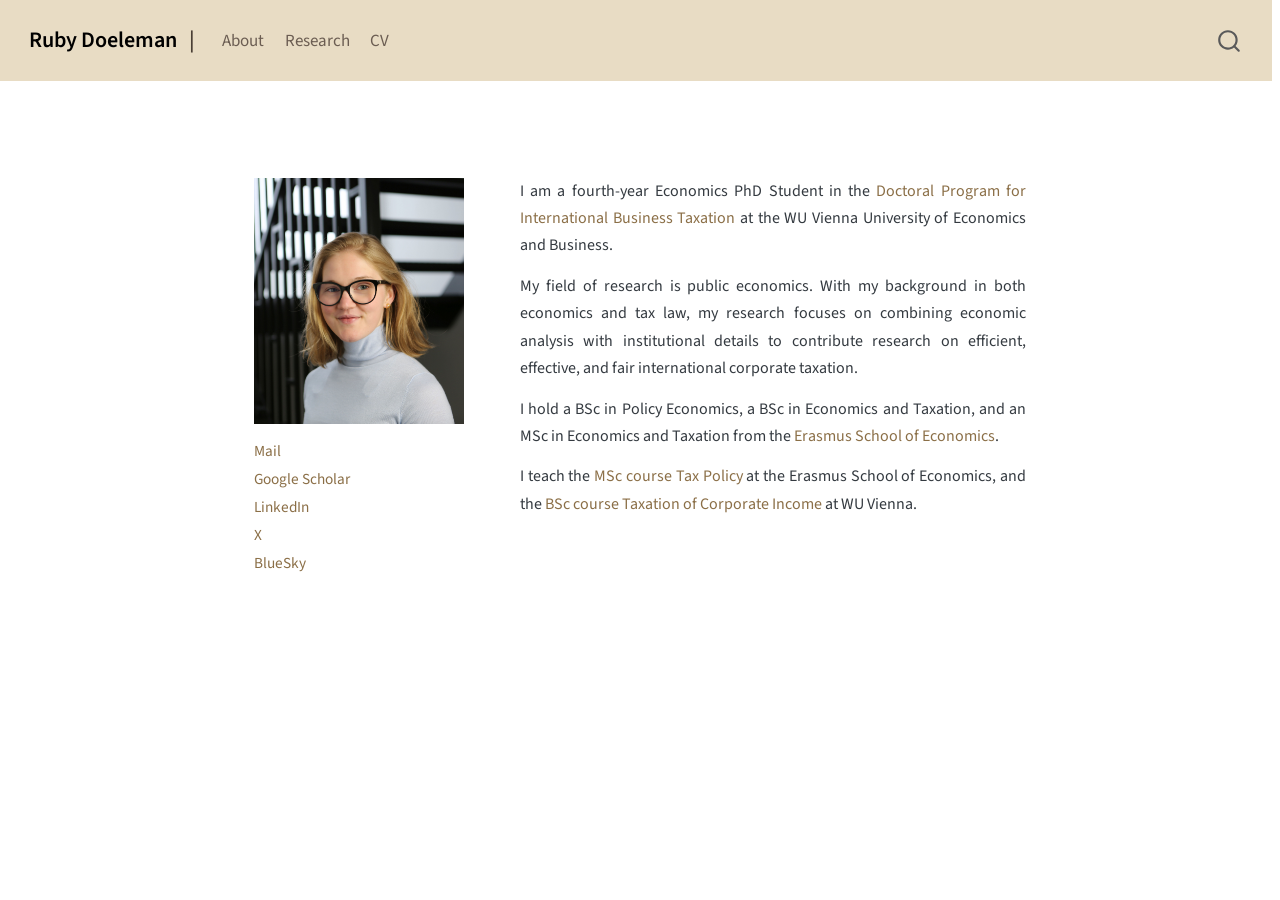
<file: docs/index.html>
<!DOCTYPE html>
<html xmlns="http://www.w3.org/1999/xhtml" lang="en" xml:lang="en"><head>

<meta charset="utf-8">
<meta name="generator" content="quarto-1.6.39">

<meta name="viewport" content="width=device-width, initial-scale=1.0, user-scalable=yes">


<title>Ruby Doeleman</title>
<style>
code{white-space: pre-wrap;}
span.smallcaps{font-variant: small-caps;}
div.columns{display: flex; gap: min(4vw, 1.5em);}
div.column{flex: auto; overflow-x: auto;}
div.hanging-indent{margin-left: 1.5em; text-indent: -1.5em;}
ul.task-list{list-style: none;}
ul.task-list li input[type="checkbox"] {
  width: 0.8em;
  margin: 0 0.8em 0.2em -1em; /* quarto-specific, see https://github.com/quarto-dev/quarto-cli/issues/4556 */ 
  vertical-align: middle;
}
</style>


<script src="site_libs/quarto-nav/quarto-nav.js"></script>
<script src="site_libs/quarto-nav/headroom.min.js"></script>
<script src="site_libs/clipboard/clipboard.min.js"></script>
<script src="site_libs/quarto-search/autocomplete.umd.js"></script>
<script src="site_libs/quarto-search/fuse.min.js"></script>
<script src="site_libs/quarto-search/quarto-search.js"></script>
<meta name="quarto:offset" content="./">
<script src="site_libs/quarto-html/quarto.js"></script>
<script src="site_libs/quarto-html/popper.min.js"></script>
<script src="site_libs/quarto-html/tippy.umd.min.js"></script>
<script src="site_libs/quarto-html/anchor.min.js"></script>
<link href="site_libs/quarto-html/tippy.css" rel="stylesheet">
<link href="site_libs/quarto-html/quarto-syntax-highlighting-e26003cea8cd680ca0c55a263523d882.css" rel="stylesheet" id="quarto-text-highlighting-styles">
<script src="site_libs/bootstrap/bootstrap.min.js"></script>
<link href="site_libs/bootstrap/bootstrap-icons.css" rel="stylesheet">
<link href="site_libs/bootstrap/bootstrap-bd18d44eca6e8432d5fc765ab7eae52f.min.css" rel="stylesheet" append-hash="true" id="quarto-bootstrap" data-mode="light">
<script id="quarto-search-options" type="application/json">{
  "location": "navbar",
  "copy-button": false,
  "collapse-after": 3,
  "panel-placement": "end",
  "type": "overlay",
  "limit": 50,
  "keyboard-shortcut": [
    "f",
    "/",
    "s"
  ],
  "show-item-context": false,
  "language": {
    "search-no-results-text": "No results",
    "search-matching-documents-text": "matching documents",
    "search-copy-link-title": "Copy link to search",
    "search-hide-matches-text": "Hide additional matches",
    "search-more-match-text": "more match in this document",
    "search-more-matches-text": "more matches in this document",
    "search-clear-button-title": "Clear",
    "search-text-placeholder": "",
    "search-detached-cancel-button-title": "Cancel",
    "search-submit-button-title": "Submit",
    "search-label": "Search"
  }
}</script>
<meta name="google-site-verification" content="GZ1mjJ3eK-SFWFyHdTnGJyao7K0Pw5KrR8vgqZoeO00">

<script type="application/ld+json">
{
  "@context": "https://schema.org",
  "@type": "Person",
  "name": "Ruby Doeleman",
  "url": "https://rubydoeleman.github.io/",
  "jobTitle": "PhD Student in Economics",
  "affiliation": {
    "@type": "Organization",
    "name": "WU Vienna University of Economics and Business"
  }
}
</script>


<link rel="stylesheet" href="styles.css">
</head>

<body class="nav-fixed">

<div id="quarto-search-results"></div>
  <header id="quarto-header" class="headroom fixed-top">
    <nav class="navbar navbar-expand-lg " data-bs-theme="dark">
      <div class="navbar-container container-fluid">
      <div class="navbar-brand-container mx-auto">
    <a class="navbar-brand" href="./index.html">
    <span class="navbar-title">Ruby Doeleman</span>
    </a>
  </div>
            <div id="quarto-search" class="" title="Search"></div>
          <button class="navbar-toggler" type="button" data-bs-toggle="collapse" data-bs-target="#navbarCollapse" aria-controls="navbarCollapse" role="menu" aria-expanded="false" aria-label="Toggle navigation" onclick="if (window.quartoToggleHeadroom) { window.quartoToggleHeadroom(); }">
  <span class="navbar-toggler-icon"></span>
</button>
          <div class="collapse navbar-collapse" id="navbarCollapse">
            <ul class="navbar-nav navbar-nav-scroll me-auto">
  <li class="nav-item">
    <a class="nav-link active" href="./index.html" aria-current="page"> 
<span class="menu-text">About</span></a>
  </li>  
  <li class="nav-item">
    <a class="nav-link" href="./projects.html"> 
<span class="menu-text">Research</span></a>
  </li>  
  <li class="nav-item">
    <a class="nav-link" href="./cv.html"> 
<span class="menu-text">CV</span></a>
  </li>  
</ul>
          </div> <!-- /navcollapse -->
            <div class="quarto-navbar-tools">
</div>
      </div> <!-- /container-fluid -->
    </nav>
</header>
<!-- content -->
<div id="quarto-content" class="quarto-container page-columns page-rows-contents page-layout-full page-navbar">
<!-- sidebar -->
<!-- margin-sidebar -->
    
<!-- main -->
<main class="content column-page" id="quarto-document-content"><header id="title-block-header" class="quarto-title-block"></header>




<div class="grid align-top">
<div class="g-col-4">
<p><img src="images/Ruby_Profile.jpg" class="img-fluid" width="210"></p>
<div class="profile-links">
<p><a href="mailto:rubydoeleman@wu.ac.at">Mail</a> <a href="https://scholar.google.com/citations?user=ESTk7dQAAAAJ&amp;hl=en">Google Scholar</a> <a href="https://www.linkedin.com/in/rubydoeleman/">LinkedIn</a> <a href="https://x.com/rubydoeleman">X</a> <a href="https://bsky.app/profile/rubydoeleman.bsky.social">BlueSky</a></p>
</div>
</div>
<div class="g-col-8">
<p>I am a fourth-year Economics PhD Student in the <a href="https://www.wu.ac.at/dibt/about">Doctoral Program for International Business Taxation</a> at the WU Vienna University of Economics and Business.</p>
<p>My field of research is public economics. With my background in both economics and tax law, my research focuses on combining economic analysis with institutional details to contribute research on efficient, effective, and fair international corporate taxation.</p>
<p>I hold a BSc in Policy Economics, a BSc in Economics and Taxation, and an MSc in Economics and Taxation from the <a href="https://www.eur.nl/en/ese">Erasmus School of Economics</a>.</p>
<p>I teach the <a href="https://eur.osiris-student.nl/onderwijscatalogus/extern/cursus?cursuscode=FEM11040&amp;collegejaar=2025">MSc course Tax Policy</a> at the Erasmus School of Economics, and the <a href="https://vvz.wu.ac.at/cgi-bin/vvz.pl?C=S&amp;LANG=DE&amp;U=H&amp;S=25W&amp;LV=3&amp;L2=S&amp;L3=S&amp;T=taxation+of+corporate+income&amp;L=&amp;I=&amp;JOIN=AND">BSc course Taxation of Corporate Income</a> at WU Vienna.</p>
</div>
</div>



</main> <!-- /main -->
<script id="quarto-html-after-body" type="application/javascript">
window.document.addEventListener("DOMContentLoaded", function (event) {
  const toggleBodyColorMode = (bsSheetEl) => {
    const mode = bsSheetEl.getAttribute("data-mode");
    const bodyEl = window.document.querySelector("body");
    if (mode === "dark") {
      bodyEl.classList.add("quarto-dark");
      bodyEl.classList.remove("quarto-light");
    } else {
      bodyEl.classList.add("quarto-light");
      bodyEl.classList.remove("quarto-dark");
    }
  }
  const toggleBodyColorPrimary = () => {
    const bsSheetEl = window.document.querySelector("link#quarto-bootstrap");
    if (bsSheetEl) {
      toggleBodyColorMode(bsSheetEl);
    }
  }
  toggleBodyColorPrimary();  
  const icon = "";
  const anchorJS = new window.AnchorJS();
  anchorJS.options = {
    placement: 'right',
    icon: icon
  };
  anchorJS.add('.anchored');
  const isCodeAnnotation = (el) => {
    for (const clz of el.classList) {
      if (clz.startsWith('code-annotation-')) {                     
        return true;
      }
    }
    return false;
  }
  const onCopySuccess = function(e) {
    // button target
    const button = e.trigger;
    // don't keep focus
    button.blur();
    // flash "checked"
    button.classList.add('code-copy-button-checked');
    var currentTitle = button.getAttribute("title");
    button.setAttribute("title", "Copied!");
    let tooltip;
    if (window.bootstrap) {
      button.setAttribute("data-bs-toggle", "tooltip");
      button.setAttribute("data-bs-placement", "left");
      button.setAttribute("data-bs-title", "Copied!");
      tooltip = new bootstrap.Tooltip(button, 
        { trigger: "manual", 
          customClass: "code-copy-button-tooltip",
          offset: [0, -8]});
      tooltip.show();    
    }
    setTimeout(function() {
      if (tooltip) {
        tooltip.hide();
        button.removeAttribute("data-bs-title");
        button.removeAttribute("data-bs-toggle");
        button.removeAttribute("data-bs-placement");
      }
      button.setAttribute("title", currentTitle);
      button.classList.remove('code-copy-button-checked');
    }, 1000);
    // clear code selection
    e.clearSelection();
  }
  const getTextToCopy = function(trigger) {
      const codeEl = trigger.previousElementSibling.cloneNode(true);
      for (const childEl of codeEl.children) {
        if (isCodeAnnotation(childEl)) {
          childEl.remove();
        }
      }
      return codeEl.innerText;
  }
  const clipboard = new window.ClipboardJS('.code-copy-button:not([data-in-quarto-modal])', {
    text: getTextToCopy
  });
  clipboard.on('success', onCopySuccess);
  if (window.document.getElementById('quarto-embedded-source-code-modal')) {
    const clipboardModal = new window.ClipboardJS('.code-copy-button[data-in-quarto-modal]', {
      text: getTextToCopy,
      container: window.document.getElementById('quarto-embedded-source-code-modal')
    });
    clipboardModal.on('success', onCopySuccess);
  }
    var localhostRegex = new RegExp(/^(?:http|https):\/\/localhost\:?[0-9]*\//);
    var mailtoRegex = new RegExp(/^mailto:/);
      var filterRegex = new RegExp("https:\/\/rubydoeleman\.github\.io");
    var isInternal = (href) => {
        return filterRegex.test(href) || localhostRegex.test(href) || mailtoRegex.test(href);
    }
    // Inspect non-navigation links and adorn them if external
 	var links = window.document.querySelectorAll('a[href]:not(.nav-link):not(.navbar-brand):not(.toc-action):not(.sidebar-link):not(.sidebar-item-toggle):not(.pagination-link):not(.no-external):not([aria-hidden]):not(.dropdown-item):not(.quarto-navigation-tool):not(.about-link)');
    for (var i=0; i<links.length; i++) {
      const link = links[i];
      if (!isInternal(link.href)) {
        // undo the damage that might have been done by quarto-nav.js in the case of
        // links that we want to consider external
        if (link.dataset.originalHref !== undefined) {
          link.href = link.dataset.originalHref;
        }
      }
    }
  function tippyHover(el, contentFn, onTriggerFn, onUntriggerFn) {
    const config = {
      allowHTML: true,
      maxWidth: 500,
      delay: 100,
      arrow: false,
      appendTo: function(el) {
          return el.parentElement;
      },
      interactive: true,
      interactiveBorder: 10,
      theme: 'quarto',
      placement: 'bottom-start',
    };
    if (contentFn) {
      config.content = contentFn;
    }
    if (onTriggerFn) {
      config.onTrigger = onTriggerFn;
    }
    if (onUntriggerFn) {
      config.onUntrigger = onUntriggerFn;
    }
    window.tippy(el, config); 
  }
  const noterefs = window.document.querySelectorAll('a[role="doc-noteref"]');
  for (var i=0; i<noterefs.length; i++) {
    const ref = noterefs[i];
    tippyHover(ref, function() {
      // use id or data attribute instead here
      let href = ref.getAttribute('data-footnote-href') || ref.getAttribute('href');
      try { href = new URL(href).hash; } catch {}
      const id = href.replace(/^#\/?/, "");
      const note = window.document.getElementById(id);
      if (note) {
        return note.innerHTML;
      } else {
        return "";
      }
    });
  }
  const xrefs = window.document.querySelectorAll('a.quarto-xref');
  const processXRef = (id, note) => {
    // Strip column container classes
    const stripColumnClz = (el) => {
      el.classList.remove("page-full", "page-columns");
      if (el.children) {
        for (const child of el.children) {
          stripColumnClz(child);
        }
      }
    }
    stripColumnClz(note)
    if (id === null || id.startsWith('sec-')) {
      // Special case sections, only their first couple elements
      const container = document.createElement("div");
      if (note.children && note.children.length > 2) {
        container.appendChild(note.children[0].cloneNode(true));
        for (let i = 1; i < note.children.length; i++) {
          const child = note.children[i];
          if (child.tagName === "P" && child.innerText === "") {
            continue;
          } else {
            container.appendChild(child.cloneNode(true));
            break;
          }
        }
        if (window.Quarto?.typesetMath) {
          window.Quarto.typesetMath(container);
        }
        return container.innerHTML
      } else {
        if (window.Quarto?.typesetMath) {
          window.Quarto.typesetMath(note);
        }
        return note.innerHTML;
      }
    } else {
      // Remove any anchor links if they are present
      const anchorLink = note.querySelector('a.anchorjs-link');
      if (anchorLink) {
        anchorLink.remove();
      }
      if (window.Quarto?.typesetMath) {
        window.Quarto.typesetMath(note);
      }
      if (note.classList.contains("callout")) {
        return note.outerHTML;
      } else {
        return note.innerHTML;
      }
    }
  }
  for (var i=0; i<xrefs.length; i++) {
    const xref = xrefs[i];
    tippyHover(xref, undefined, function(instance) {
      instance.disable();
      let url = xref.getAttribute('href');
      let hash = undefined; 
      if (url.startsWith('#')) {
        hash = url;
      } else {
        try { hash = new URL(url).hash; } catch {}
      }
      if (hash) {
        const id = hash.replace(/^#\/?/, "");
        const note = window.document.getElementById(id);
        if (note !== null) {
          try {
            const html = processXRef(id, note.cloneNode(true));
            instance.setContent(html);
          } finally {
            instance.enable();
            instance.show();
          }
        } else {
          // See if we can fetch this
          fetch(url.split('#')[0])
          .then(res => res.text())
          .then(html => {
            const parser = new DOMParser();
            const htmlDoc = parser.parseFromString(html, "text/html");
            const note = htmlDoc.getElementById(id);
            if (note !== null) {
              const html = processXRef(id, note);
              instance.setContent(html);
            } 
          }).finally(() => {
            instance.enable();
            instance.show();
          });
        }
      } else {
        // See if we can fetch a full url (with no hash to target)
        // This is a special case and we should probably do some content thinning / targeting
        fetch(url)
        .then(res => res.text())
        .then(html => {
          const parser = new DOMParser();
          const htmlDoc = parser.parseFromString(html, "text/html");
          const note = htmlDoc.querySelector('main.content');
          if (note !== null) {
            // This should only happen for chapter cross references
            // (since there is no id in the URL)
            // remove the first header
            if (note.children.length > 0 && note.children[0].tagName === "HEADER") {
              note.children[0].remove();
            }
            const html = processXRef(null, note);
            instance.setContent(html);
          } 
        }).finally(() => {
          instance.enable();
          instance.show();
        });
      }
    }, function(instance) {
    });
  }
      let selectedAnnoteEl;
      const selectorForAnnotation = ( cell, annotation) => {
        let cellAttr = 'data-code-cell="' + cell + '"';
        let lineAttr = 'data-code-annotation="' +  annotation + '"';
        const selector = 'span[' + cellAttr + '][' + lineAttr + ']';
        return selector;
      }
      const selectCodeLines = (annoteEl) => {
        const doc = window.document;
        const targetCell = annoteEl.getAttribute("data-target-cell");
        const targetAnnotation = annoteEl.getAttribute("data-target-annotation");
        const annoteSpan = window.document.querySelector(selectorForAnnotation(targetCell, targetAnnotation));
        const lines = annoteSpan.getAttribute("data-code-lines").split(",");
        const lineIds = lines.map((line) => {
          return targetCell + "-" + line;
        })
        let top = null;
        let height = null;
        let parent = null;
        if (lineIds.length > 0) {
            //compute the position of the single el (top and bottom and make a div)
            const el = window.document.getElementById(lineIds[0]);
            top = el.offsetTop;
            height = el.offsetHeight;
            parent = el.parentElement.parentElement;
          if (lineIds.length > 1) {
            const lastEl = window.document.getElementById(lineIds[lineIds.length - 1]);
            const bottom = lastEl.offsetTop + lastEl.offsetHeight;
            height = bottom - top;
          }
          if (top !== null && height !== null && parent !== null) {
            // cook up a div (if necessary) and position it 
            let div = window.document.getElementById("code-annotation-line-highlight");
            if (div === null) {
              div = window.document.createElement("div");
              div.setAttribute("id", "code-annotation-line-highlight");
              div.style.position = 'absolute';
              parent.appendChild(div);
            }
            div.style.top = top - 2 + "px";
            div.style.height = height + 4 + "px";
            div.style.left = 0;
            let gutterDiv = window.document.getElementById("code-annotation-line-highlight-gutter");
            if (gutterDiv === null) {
              gutterDiv = window.document.createElement("div");
              gutterDiv.setAttribute("id", "code-annotation-line-highlight-gutter");
              gutterDiv.style.position = 'absolute';
              const codeCell = window.document.getElementById(targetCell);
              const gutter = codeCell.querySelector('.code-annotation-gutter');
              gutter.appendChild(gutterDiv);
            }
            gutterDiv.style.top = top - 2 + "px";
            gutterDiv.style.height = height + 4 + "px";
          }
          selectedAnnoteEl = annoteEl;
        }
      };
      const unselectCodeLines = () => {
        const elementsIds = ["code-annotation-line-highlight", "code-annotation-line-highlight-gutter"];
        elementsIds.forEach((elId) => {
          const div = window.document.getElementById(elId);
          if (div) {
            div.remove();
          }
        });
        selectedAnnoteEl = undefined;
      };
        // Handle positioning of the toggle
    window.addEventListener(
      "resize",
      throttle(() => {
        elRect = undefined;
        if (selectedAnnoteEl) {
          selectCodeLines(selectedAnnoteEl);
        }
      }, 10)
    );
    function throttle(fn, ms) {
    let throttle = false;
    let timer;
      return (...args) => {
        if(!throttle) { // first call gets through
            fn.apply(this, args);
            throttle = true;
        } else { // all the others get throttled
            if(timer) clearTimeout(timer); // cancel #2
            timer = setTimeout(() => {
              fn.apply(this, args);
              timer = throttle = false;
            }, ms);
        }
      };
    }
      // Attach click handler to the DT
      const annoteDls = window.document.querySelectorAll('dt[data-target-cell]');
      for (const annoteDlNode of annoteDls) {
        annoteDlNode.addEventListener('click', (event) => {
          const clickedEl = event.target;
          if (clickedEl !== selectedAnnoteEl) {
            unselectCodeLines();
            const activeEl = window.document.querySelector('dt[data-target-cell].code-annotation-active');
            if (activeEl) {
              activeEl.classList.remove('code-annotation-active');
            }
            selectCodeLines(clickedEl);
            clickedEl.classList.add('code-annotation-active');
          } else {
            // Unselect the line
            unselectCodeLines();
            clickedEl.classList.remove('code-annotation-active');
          }
        });
      }
  const findCites = (el) => {
    const parentEl = el.parentElement;
    if (parentEl) {
      const cites = parentEl.dataset.cites;
      if (cites) {
        return {
          el,
          cites: cites.split(' ')
        };
      } else {
        return findCites(el.parentElement)
      }
    } else {
      return undefined;
    }
  };
  var bibliorefs = window.document.querySelectorAll('a[role="doc-biblioref"]');
  for (var i=0; i<bibliorefs.length; i++) {
    const ref = bibliorefs[i];
    const citeInfo = findCites(ref);
    if (citeInfo) {
      tippyHover(citeInfo.el, function() {
        var popup = window.document.createElement('div');
        citeInfo.cites.forEach(function(cite) {
          var citeDiv = window.document.createElement('div');
          citeDiv.classList.add('hanging-indent');
          citeDiv.classList.add('csl-entry');
          var biblioDiv = window.document.getElementById('ref-' + cite);
          if (biblioDiv) {
            citeDiv.innerHTML = biblioDiv.innerHTML;
          }
          popup.appendChild(citeDiv);
        });
        return popup.innerHTML;
      });
    }
  }
});
</script>
</div> <!-- /content -->




</body></html>
</file>
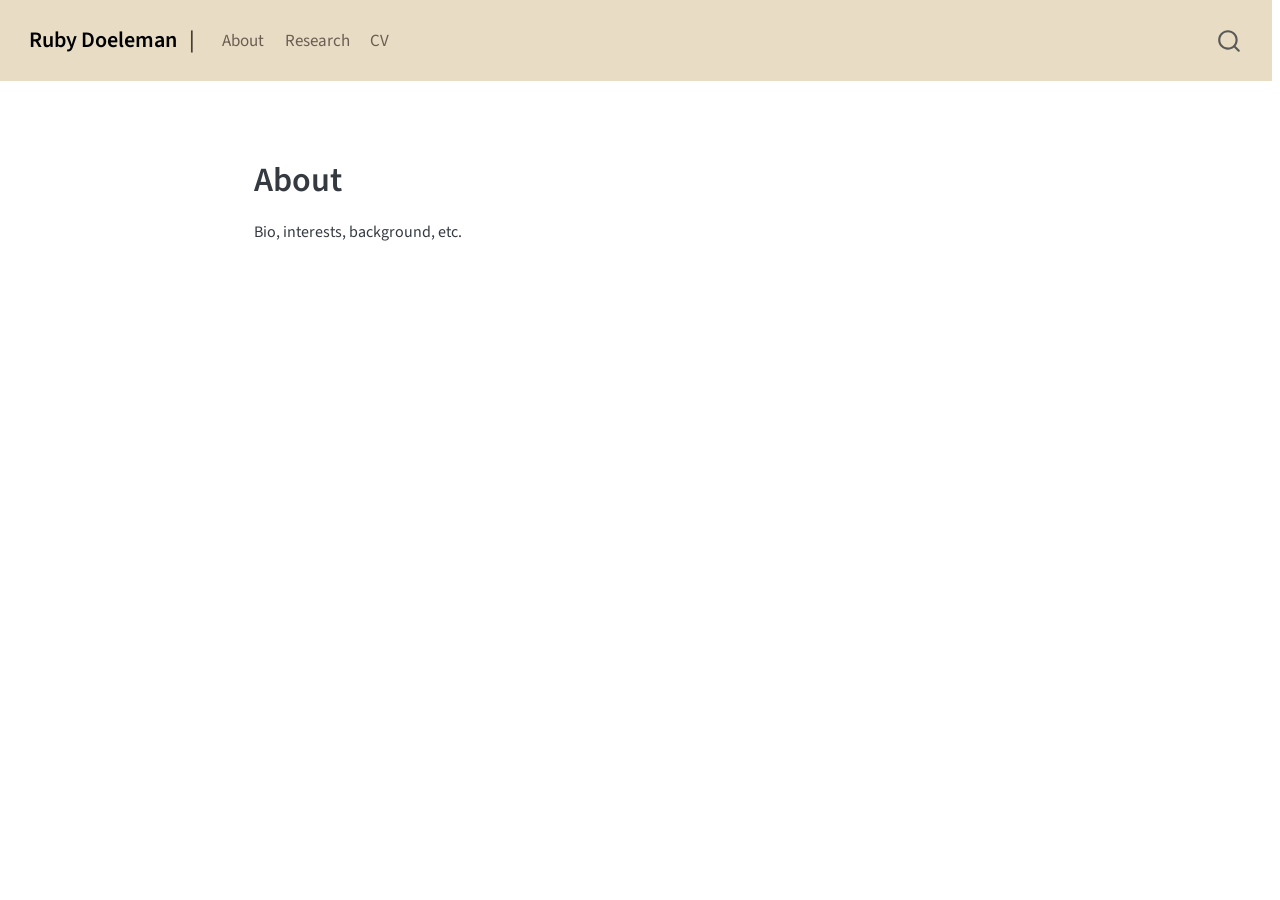
<file: docs/about.html>
<!DOCTYPE html>
<html xmlns="http://www.w3.org/1999/xhtml" lang="en" xml:lang="en"><head>

<meta charset="utf-8">
<meta name="generator" content="quarto-1.6.39">

<meta name="viewport" content="width=device-width, initial-scale=1.0, user-scalable=yes">


<title>About – Ruby Doeleman</title>
<style>
code{white-space: pre-wrap;}
span.smallcaps{font-variant: small-caps;}
div.columns{display: flex; gap: min(4vw, 1.5em);}
div.column{flex: auto; overflow-x: auto;}
div.hanging-indent{margin-left: 1.5em; text-indent: -1.5em;}
ul.task-list{list-style: none;}
ul.task-list li input[type="checkbox"] {
  width: 0.8em;
  margin: 0 0.8em 0.2em -1em; /* quarto-specific, see https://github.com/quarto-dev/quarto-cli/issues/4556 */ 
  vertical-align: middle;
}
</style>


<script src="site_libs/quarto-nav/quarto-nav.js"></script>
<script src="site_libs/quarto-nav/headroom.min.js"></script>
<script src="site_libs/clipboard/clipboard.min.js"></script>
<script src="site_libs/quarto-search/autocomplete.umd.js"></script>
<script src="site_libs/quarto-search/fuse.min.js"></script>
<script src="site_libs/quarto-search/quarto-search.js"></script>
<meta name="quarto:offset" content="./">
<script src="site_libs/quarto-html/quarto.js"></script>
<script src="site_libs/quarto-html/popper.min.js"></script>
<script src="site_libs/quarto-html/tippy.umd.min.js"></script>
<script src="site_libs/quarto-html/anchor.min.js"></script>
<link href="site_libs/quarto-html/tippy.css" rel="stylesheet">
<link href="site_libs/quarto-html/quarto-syntax-highlighting-e26003cea8cd680ca0c55a263523d882.css" rel="stylesheet" id="quarto-text-highlighting-styles">
<script src="site_libs/bootstrap/bootstrap.min.js"></script>
<link href="site_libs/bootstrap/bootstrap-icons.css" rel="stylesheet">
<link href="site_libs/bootstrap/bootstrap-bd18d44eca6e8432d5fc765ab7eae52f.min.css" rel="stylesheet" append-hash="true" id="quarto-bootstrap" data-mode="light">
<script id="quarto-search-options" type="application/json">{
  "location": "navbar",
  "copy-button": false,
  "collapse-after": 3,
  "panel-placement": "end",
  "type": "overlay",
  "limit": 50,
  "keyboard-shortcut": [
    "f",
    "/",
    "s"
  ],
  "show-item-context": false,
  "language": {
    "search-no-results-text": "No results",
    "search-matching-documents-text": "matching documents",
    "search-copy-link-title": "Copy link to search",
    "search-hide-matches-text": "Hide additional matches",
    "search-more-match-text": "more match in this document",
    "search-more-matches-text": "more matches in this document",
    "search-clear-button-title": "Clear",
    "search-text-placeholder": "",
    "search-detached-cancel-button-title": "Cancel",
    "search-submit-button-title": "Submit",
    "search-label": "Search"
  }
}</script>
<meta name="google-site-verification" content="GZ1mjJ3eK-SFWFyHdTnGJyao7K0Pw5KrR8vgqZoeO00">

<script type="application/ld+json">
{
  "@context": "https://schema.org",
  "@type": "Person",
  "name": "Ruby Doeleman",
  "url": "https://rubydoeleman.github.io/",
  "jobTitle": "PhD Student in Economics",
  "affiliation": {
    "@type": "Organization",
    "name": "WU Vienna University of Economics and Business"
  }
}
</script>


<link rel="stylesheet" href="styles.css">
</head>

<body class="nav-fixed">

<div id="quarto-search-results"></div>
  <header id="quarto-header" class="headroom fixed-top">
    <nav class="navbar navbar-expand-lg " data-bs-theme="dark">
      <div class="navbar-container container-fluid">
      <div class="navbar-brand-container mx-auto">
    <a class="navbar-brand" href="./index.html">
    <span class="navbar-title">Ruby Doeleman</span>
    </a>
  </div>
            <div id="quarto-search" class="" title="Search"></div>
          <button class="navbar-toggler" type="button" data-bs-toggle="collapse" data-bs-target="#navbarCollapse" aria-controls="navbarCollapse" role="menu" aria-expanded="false" aria-label="Toggle navigation" onclick="if (window.quartoToggleHeadroom) { window.quartoToggleHeadroom(); }">
  <span class="navbar-toggler-icon"></span>
</button>
          <div class="collapse navbar-collapse" id="navbarCollapse">
            <ul class="navbar-nav navbar-nav-scroll me-auto">
  <li class="nav-item">
    <a class="nav-link" href="./index.html"> 
<span class="menu-text">About</span></a>
  </li>  
  <li class="nav-item">
    <a class="nav-link" href="./projects.html"> 
<span class="menu-text">Research</span></a>
  </li>  
  <li class="nav-item">
    <a class="nav-link" href="./cv.html"> 
<span class="menu-text">CV</span></a>
  </li>  
</ul>
          </div> <!-- /navcollapse -->
            <div class="quarto-navbar-tools">
</div>
      </div> <!-- /container-fluid -->
    </nav>
</header>
<!-- content -->
<div id="quarto-content" class="quarto-container page-columns page-rows-contents page-layout-full page-navbar">
<!-- sidebar -->
<!-- margin-sidebar -->
    
<!-- main -->
<main class="content column-page" id="quarto-document-content">

<header id="title-block-header" class="quarto-title-block default">
<div class="quarto-title">
<h1 class="title">About</h1>
</div>



<div class="quarto-title-meta column-page">

    
  
    
  </div>
  


</header>


<p>Bio, interests, background, etc.</p>



</main> <!-- /main -->
<script id="quarto-html-after-body" type="application/javascript">
window.document.addEventListener("DOMContentLoaded", function (event) {
  const toggleBodyColorMode = (bsSheetEl) => {
    const mode = bsSheetEl.getAttribute("data-mode");
    const bodyEl = window.document.querySelector("body");
    if (mode === "dark") {
      bodyEl.classList.add("quarto-dark");
      bodyEl.classList.remove("quarto-light");
    } else {
      bodyEl.classList.add("quarto-light");
      bodyEl.classList.remove("quarto-dark");
    }
  }
  const toggleBodyColorPrimary = () => {
    const bsSheetEl = window.document.querySelector("link#quarto-bootstrap");
    if (bsSheetEl) {
      toggleBodyColorMode(bsSheetEl);
    }
  }
  toggleBodyColorPrimary();  
  const icon = "";
  const anchorJS = new window.AnchorJS();
  anchorJS.options = {
    placement: 'right',
    icon: icon
  };
  anchorJS.add('.anchored');
  const isCodeAnnotation = (el) => {
    for (const clz of el.classList) {
      if (clz.startsWith('code-annotation-')) {                     
        return true;
      }
    }
    return false;
  }
  const onCopySuccess = function(e) {
    // button target
    const button = e.trigger;
    // don't keep focus
    button.blur();
    // flash "checked"
    button.classList.add('code-copy-button-checked');
    var currentTitle = button.getAttribute("title");
    button.setAttribute("title", "Copied!");
    let tooltip;
    if (window.bootstrap) {
      button.setAttribute("data-bs-toggle", "tooltip");
      button.setAttribute("data-bs-placement", "left");
      button.setAttribute("data-bs-title", "Copied!");
      tooltip = new bootstrap.Tooltip(button, 
        { trigger: "manual", 
          customClass: "code-copy-button-tooltip",
          offset: [0, -8]});
      tooltip.show();    
    }
    setTimeout(function() {
      if (tooltip) {
        tooltip.hide();
        button.removeAttribute("data-bs-title");
        button.removeAttribute("data-bs-toggle");
        button.removeAttribute("data-bs-placement");
      }
      button.setAttribute("title", currentTitle);
      button.classList.remove('code-copy-button-checked');
    }, 1000);
    // clear code selection
    e.clearSelection();
  }
  const getTextToCopy = function(trigger) {
      const codeEl = trigger.previousElementSibling.cloneNode(true);
      for (const childEl of codeEl.children) {
        if (isCodeAnnotation(childEl)) {
          childEl.remove();
        }
      }
      return codeEl.innerText;
  }
  const clipboard = new window.ClipboardJS('.code-copy-button:not([data-in-quarto-modal])', {
    text: getTextToCopy
  });
  clipboard.on('success', onCopySuccess);
  if (window.document.getElementById('quarto-embedded-source-code-modal')) {
    const clipboardModal = new window.ClipboardJS('.code-copy-button[data-in-quarto-modal]', {
      text: getTextToCopy,
      container: window.document.getElementById('quarto-embedded-source-code-modal')
    });
    clipboardModal.on('success', onCopySuccess);
  }
    var localhostRegex = new RegExp(/^(?:http|https):\/\/localhost\:?[0-9]*\//);
    var mailtoRegex = new RegExp(/^mailto:/);
      var filterRegex = new RegExp("https:\/\/rubydoeleman\.github\.io");
    var isInternal = (href) => {
        return filterRegex.test(href) || localhostRegex.test(href) || mailtoRegex.test(href);
    }
    // Inspect non-navigation links and adorn them if external
 	var links = window.document.querySelectorAll('a[href]:not(.nav-link):not(.navbar-brand):not(.toc-action):not(.sidebar-link):not(.sidebar-item-toggle):not(.pagination-link):not(.no-external):not([aria-hidden]):not(.dropdown-item):not(.quarto-navigation-tool):not(.about-link)');
    for (var i=0; i<links.length; i++) {
      const link = links[i];
      if (!isInternal(link.href)) {
        // undo the damage that might have been done by quarto-nav.js in the case of
        // links that we want to consider external
        if (link.dataset.originalHref !== undefined) {
          link.href = link.dataset.originalHref;
        }
      }
    }
  function tippyHover(el, contentFn, onTriggerFn, onUntriggerFn) {
    const config = {
      allowHTML: true,
      maxWidth: 500,
      delay: 100,
      arrow: false,
      appendTo: function(el) {
          return el.parentElement;
      },
      interactive: true,
      interactiveBorder: 10,
      theme: 'quarto',
      placement: 'bottom-start',
    };
    if (contentFn) {
      config.content = contentFn;
    }
    if (onTriggerFn) {
      config.onTrigger = onTriggerFn;
    }
    if (onUntriggerFn) {
      config.onUntrigger = onUntriggerFn;
    }
    window.tippy(el, config); 
  }
  const noterefs = window.document.querySelectorAll('a[role="doc-noteref"]');
  for (var i=0; i<noterefs.length; i++) {
    const ref = noterefs[i];
    tippyHover(ref, function() {
      // use id or data attribute instead here
      let href = ref.getAttribute('data-footnote-href') || ref.getAttribute('href');
      try { href = new URL(href).hash; } catch {}
      const id = href.replace(/^#\/?/, "");
      const note = window.document.getElementById(id);
      if (note) {
        return note.innerHTML;
      } else {
        return "";
      }
    });
  }
  const xrefs = window.document.querySelectorAll('a.quarto-xref');
  const processXRef = (id, note) => {
    // Strip column container classes
    const stripColumnClz = (el) => {
      el.classList.remove("page-full", "page-columns");
      if (el.children) {
        for (const child of el.children) {
          stripColumnClz(child);
        }
      }
    }
    stripColumnClz(note)
    if (id === null || id.startsWith('sec-')) {
      // Special case sections, only their first couple elements
      const container = document.createElement("div");
      if (note.children && note.children.length > 2) {
        container.appendChild(note.children[0].cloneNode(true));
        for (let i = 1; i < note.children.length; i++) {
          const child = note.children[i];
          if (child.tagName === "P" && child.innerText === "") {
            continue;
          } else {
            container.appendChild(child.cloneNode(true));
            break;
          }
        }
        if (window.Quarto?.typesetMath) {
          window.Quarto.typesetMath(container);
        }
        return container.innerHTML
      } else {
        if (window.Quarto?.typesetMath) {
          window.Quarto.typesetMath(note);
        }
        return note.innerHTML;
      }
    } else {
      // Remove any anchor links if they are present
      const anchorLink = note.querySelector('a.anchorjs-link');
      if (anchorLink) {
        anchorLink.remove();
      }
      if (window.Quarto?.typesetMath) {
        window.Quarto.typesetMath(note);
      }
      if (note.classList.contains("callout")) {
        return note.outerHTML;
      } else {
        return note.innerHTML;
      }
    }
  }
  for (var i=0; i<xrefs.length; i++) {
    const xref = xrefs[i];
    tippyHover(xref, undefined, function(instance) {
      instance.disable();
      let url = xref.getAttribute('href');
      let hash = undefined; 
      if (url.startsWith('#')) {
        hash = url;
      } else {
        try { hash = new URL(url).hash; } catch {}
      }
      if (hash) {
        const id = hash.replace(/^#\/?/, "");
        const note = window.document.getElementById(id);
        if (note !== null) {
          try {
            const html = processXRef(id, note.cloneNode(true));
            instance.setContent(html);
          } finally {
            instance.enable();
            instance.show();
          }
        } else {
          // See if we can fetch this
          fetch(url.split('#')[0])
          .then(res => res.text())
          .then(html => {
            const parser = new DOMParser();
            const htmlDoc = parser.parseFromString(html, "text/html");
            const note = htmlDoc.getElementById(id);
            if (note !== null) {
              const html = processXRef(id, note);
              instance.setContent(html);
            } 
          }).finally(() => {
            instance.enable();
            instance.show();
          });
        }
      } else {
        // See if we can fetch a full url (with no hash to target)
        // This is a special case and we should probably do some content thinning / targeting
        fetch(url)
        .then(res => res.text())
        .then(html => {
          const parser = new DOMParser();
          const htmlDoc = parser.parseFromString(html, "text/html");
          const note = htmlDoc.querySelector('main.content');
          if (note !== null) {
            // This should only happen for chapter cross references
            // (since there is no id in the URL)
            // remove the first header
            if (note.children.length > 0 && note.children[0].tagName === "HEADER") {
              note.children[0].remove();
            }
            const html = processXRef(null, note);
            instance.setContent(html);
          } 
        }).finally(() => {
          instance.enable();
          instance.show();
        });
      }
    }, function(instance) {
    });
  }
      let selectedAnnoteEl;
      const selectorForAnnotation = ( cell, annotation) => {
        let cellAttr = 'data-code-cell="' + cell + '"';
        let lineAttr = 'data-code-annotation="' +  annotation + '"';
        const selector = 'span[' + cellAttr + '][' + lineAttr + ']';
        return selector;
      }
      const selectCodeLines = (annoteEl) => {
        const doc = window.document;
        const targetCell = annoteEl.getAttribute("data-target-cell");
        const targetAnnotation = annoteEl.getAttribute("data-target-annotation");
        const annoteSpan = window.document.querySelector(selectorForAnnotation(targetCell, targetAnnotation));
        const lines = annoteSpan.getAttribute("data-code-lines").split(",");
        const lineIds = lines.map((line) => {
          return targetCell + "-" + line;
        })
        let top = null;
        let height = null;
        let parent = null;
        if (lineIds.length > 0) {
            //compute the position of the single el (top and bottom and make a div)
            const el = window.document.getElementById(lineIds[0]);
            top = el.offsetTop;
            height = el.offsetHeight;
            parent = el.parentElement.parentElement;
          if (lineIds.length > 1) {
            const lastEl = window.document.getElementById(lineIds[lineIds.length - 1]);
            const bottom = lastEl.offsetTop + lastEl.offsetHeight;
            height = bottom - top;
          }
          if (top !== null && height !== null && parent !== null) {
            // cook up a div (if necessary) and position it 
            let div = window.document.getElementById("code-annotation-line-highlight");
            if (div === null) {
              div = window.document.createElement("div");
              div.setAttribute("id", "code-annotation-line-highlight");
              div.style.position = 'absolute';
              parent.appendChild(div);
            }
            div.style.top = top - 2 + "px";
            div.style.height = height + 4 + "px";
            div.style.left = 0;
            let gutterDiv = window.document.getElementById("code-annotation-line-highlight-gutter");
            if (gutterDiv === null) {
              gutterDiv = window.document.createElement("div");
              gutterDiv.setAttribute("id", "code-annotation-line-highlight-gutter");
              gutterDiv.style.position = 'absolute';
              const codeCell = window.document.getElementById(targetCell);
              const gutter = codeCell.querySelector('.code-annotation-gutter');
              gutter.appendChild(gutterDiv);
            }
            gutterDiv.style.top = top - 2 + "px";
            gutterDiv.style.height = height + 4 + "px";
          }
          selectedAnnoteEl = annoteEl;
        }
      };
      const unselectCodeLines = () => {
        const elementsIds = ["code-annotation-line-highlight", "code-annotation-line-highlight-gutter"];
        elementsIds.forEach((elId) => {
          const div = window.document.getElementById(elId);
          if (div) {
            div.remove();
          }
        });
        selectedAnnoteEl = undefined;
      };
        // Handle positioning of the toggle
    window.addEventListener(
      "resize",
      throttle(() => {
        elRect = undefined;
        if (selectedAnnoteEl) {
          selectCodeLines(selectedAnnoteEl);
        }
      }, 10)
    );
    function throttle(fn, ms) {
    let throttle = false;
    let timer;
      return (...args) => {
        if(!throttle) { // first call gets through
            fn.apply(this, args);
            throttle = true;
        } else { // all the others get throttled
            if(timer) clearTimeout(timer); // cancel #2
            timer = setTimeout(() => {
              fn.apply(this, args);
              timer = throttle = false;
            }, ms);
        }
      };
    }
      // Attach click handler to the DT
      const annoteDls = window.document.querySelectorAll('dt[data-target-cell]');
      for (const annoteDlNode of annoteDls) {
        annoteDlNode.addEventListener('click', (event) => {
          const clickedEl = event.target;
          if (clickedEl !== selectedAnnoteEl) {
            unselectCodeLines();
            const activeEl = window.document.querySelector('dt[data-target-cell].code-annotation-active');
            if (activeEl) {
              activeEl.classList.remove('code-annotation-active');
            }
            selectCodeLines(clickedEl);
            clickedEl.classList.add('code-annotation-active');
          } else {
            // Unselect the line
            unselectCodeLines();
            clickedEl.classList.remove('code-annotation-active');
          }
        });
      }
  const findCites = (el) => {
    const parentEl = el.parentElement;
    if (parentEl) {
      const cites = parentEl.dataset.cites;
      if (cites) {
        return {
          el,
          cites: cites.split(' ')
        };
      } else {
        return findCites(el.parentElement)
      }
    } else {
      return undefined;
    }
  };
  var bibliorefs = window.document.querySelectorAll('a[role="doc-biblioref"]');
  for (var i=0; i<bibliorefs.length; i++) {
    const ref = bibliorefs[i];
    const citeInfo = findCites(ref);
    if (citeInfo) {
      tippyHover(citeInfo.el, function() {
        var popup = window.document.createElement('div');
        citeInfo.cites.forEach(function(cite) {
          var citeDiv = window.document.createElement('div');
          citeDiv.classList.add('hanging-indent');
          citeDiv.classList.add('csl-entry');
          var biblioDiv = window.document.getElementById('ref-' + cite);
          if (biblioDiv) {
            citeDiv.innerHTML = biblioDiv.innerHTML;
          }
          popup.appendChild(citeDiv);
        });
        return popup.innerHTML;
      });
    }
  }
});
</script>
</div> <!-- /content -->




</body></html>
</file>
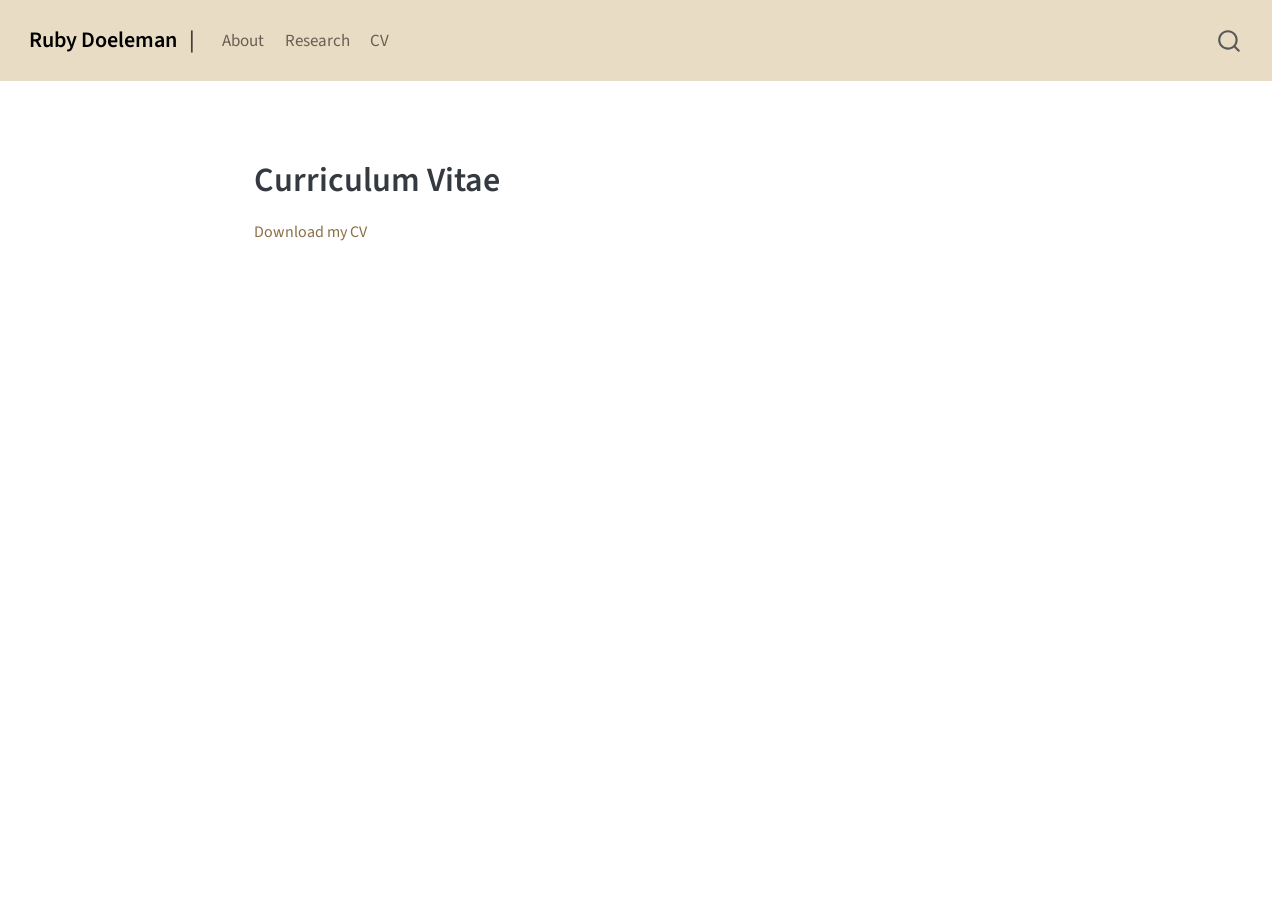
<file: docs/cv.html>
<!DOCTYPE html>
<html xmlns="http://www.w3.org/1999/xhtml" lang="en" xml:lang="en"><head>

<meta charset="utf-8">
<meta name="generator" content="quarto-1.6.39">

<meta name="viewport" content="width=device-width, initial-scale=1.0, user-scalable=yes">


<title>Curriculum Vitae – Ruby Doeleman</title>
<style>
code{white-space: pre-wrap;}
span.smallcaps{font-variant: small-caps;}
div.columns{display: flex; gap: min(4vw, 1.5em);}
div.column{flex: auto; overflow-x: auto;}
div.hanging-indent{margin-left: 1.5em; text-indent: -1.5em;}
ul.task-list{list-style: none;}
ul.task-list li input[type="checkbox"] {
  width: 0.8em;
  margin: 0 0.8em 0.2em -1em; /* quarto-specific, see https://github.com/quarto-dev/quarto-cli/issues/4556 */ 
  vertical-align: middle;
}
</style>


<script src="site_libs/quarto-nav/quarto-nav.js"></script>
<script src="site_libs/quarto-nav/headroom.min.js"></script>
<script src="site_libs/clipboard/clipboard.min.js"></script>
<script src="site_libs/quarto-search/autocomplete.umd.js"></script>
<script src="site_libs/quarto-search/fuse.min.js"></script>
<script src="site_libs/quarto-search/quarto-search.js"></script>
<meta name="quarto:offset" content="./">
<script src="site_libs/quarto-html/quarto.js"></script>
<script src="site_libs/quarto-html/popper.min.js"></script>
<script src="site_libs/quarto-html/tippy.umd.min.js"></script>
<script src="site_libs/quarto-html/anchor.min.js"></script>
<link href="site_libs/quarto-html/tippy.css" rel="stylesheet">
<link href="site_libs/quarto-html/quarto-syntax-highlighting-e26003cea8cd680ca0c55a263523d882.css" rel="stylesheet" id="quarto-text-highlighting-styles">
<script src="site_libs/bootstrap/bootstrap.min.js"></script>
<link href="site_libs/bootstrap/bootstrap-icons.css" rel="stylesheet">
<link href="site_libs/bootstrap/bootstrap-bd18d44eca6e8432d5fc765ab7eae52f.min.css" rel="stylesheet" append-hash="true" id="quarto-bootstrap" data-mode="light">
<script id="quarto-search-options" type="application/json">{
  "location": "navbar",
  "copy-button": false,
  "collapse-after": 3,
  "panel-placement": "end",
  "type": "overlay",
  "limit": 50,
  "keyboard-shortcut": [
    "f",
    "/",
    "s"
  ],
  "show-item-context": false,
  "language": {
    "search-no-results-text": "No results",
    "search-matching-documents-text": "matching documents",
    "search-copy-link-title": "Copy link to search",
    "search-hide-matches-text": "Hide additional matches",
    "search-more-match-text": "more match in this document",
    "search-more-matches-text": "more matches in this document",
    "search-clear-button-title": "Clear",
    "search-text-placeholder": "",
    "search-detached-cancel-button-title": "Cancel",
    "search-submit-button-title": "Submit",
    "search-label": "Search"
  }
}</script>
<meta name="google-site-verification" content="GZ1mjJ3eK-SFWFyHdTnGJyao7K0Pw5KrR8vgqZoeO00">

<script type="application/ld+json">
{
  "@context": "https://schema.org",
  "@type": "Person",
  "name": "Ruby Doeleman",
  "url": "https://rubydoeleman.github.io/",
  "jobTitle": "PhD Student in Economics",
  "affiliation": {
    "@type": "Organization",
    "name": "WU Vienna University of Economics and Business"
  }
}
</script>


<link rel="stylesheet" href="styles.css">
</head>

<body class="nav-fixed">

<div id="quarto-search-results"></div>
  <header id="quarto-header" class="headroom fixed-top">
    <nav class="navbar navbar-expand-lg " data-bs-theme="dark">
      <div class="navbar-container container-fluid">
      <div class="navbar-brand-container mx-auto">
    <a class="navbar-brand" href="./index.html">
    <span class="navbar-title">Ruby Doeleman</span>
    </a>
  </div>
            <div id="quarto-search" class="" title="Search"></div>
          <button class="navbar-toggler" type="button" data-bs-toggle="collapse" data-bs-target="#navbarCollapse" aria-controls="navbarCollapse" role="menu" aria-expanded="false" aria-label="Toggle navigation" onclick="if (window.quartoToggleHeadroom) { window.quartoToggleHeadroom(); }">
  <span class="navbar-toggler-icon"></span>
</button>
          <div class="collapse navbar-collapse" id="navbarCollapse">
            <ul class="navbar-nav navbar-nav-scroll me-auto">
  <li class="nav-item">
    <a class="nav-link" href="./index.html"> 
<span class="menu-text">About</span></a>
  </li>  
  <li class="nav-item">
    <a class="nav-link" href="./projects.html"> 
<span class="menu-text">Research</span></a>
  </li>  
  <li class="nav-item">
    <a class="nav-link active" href="./cv.html" aria-current="page"> 
<span class="menu-text">CV</span></a>
  </li>  
</ul>
          </div> <!-- /navcollapse -->
            <div class="quarto-navbar-tools">
</div>
      </div> <!-- /container-fluid -->
    </nav>
</header>
<!-- content -->
<div id="quarto-content" class="quarto-container page-columns page-rows-contents page-layout-full page-navbar">
<!-- sidebar -->
<!-- margin-sidebar -->
    
<!-- main -->
<main class="content column-page" id="quarto-document-content">

<header id="title-block-header" class="quarto-title-block default">
<div class="quarto-title">
<h1 class="title">Curriculum Vitae</h1>
</div>



<div class="quarto-title-meta column-page">

    
  
    
  </div>
  


</header>


<p><a href="files/Ruby_Doeleman_CV.pdf">Download my CV</a></p>



</main> <!-- /main -->
<script id="quarto-html-after-body" type="application/javascript">
window.document.addEventListener("DOMContentLoaded", function (event) {
  const toggleBodyColorMode = (bsSheetEl) => {
    const mode = bsSheetEl.getAttribute("data-mode");
    const bodyEl = window.document.querySelector("body");
    if (mode === "dark") {
      bodyEl.classList.add("quarto-dark");
      bodyEl.classList.remove("quarto-light");
    } else {
      bodyEl.classList.add("quarto-light");
      bodyEl.classList.remove("quarto-dark");
    }
  }
  const toggleBodyColorPrimary = () => {
    const bsSheetEl = window.document.querySelector("link#quarto-bootstrap");
    if (bsSheetEl) {
      toggleBodyColorMode(bsSheetEl);
    }
  }
  toggleBodyColorPrimary();  
  const icon = "";
  const anchorJS = new window.AnchorJS();
  anchorJS.options = {
    placement: 'right',
    icon: icon
  };
  anchorJS.add('.anchored');
  const isCodeAnnotation = (el) => {
    for (const clz of el.classList) {
      if (clz.startsWith('code-annotation-')) {                     
        return true;
      }
    }
    return false;
  }
  const onCopySuccess = function(e) {
    // button target
    const button = e.trigger;
    // don't keep focus
    button.blur();
    // flash "checked"
    button.classList.add('code-copy-button-checked');
    var currentTitle = button.getAttribute("title");
    button.setAttribute("title", "Copied!");
    let tooltip;
    if (window.bootstrap) {
      button.setAttribute("data-bs-toggle", "tooltip");
      button.setAttribute("data-bs-placement", "left");
      button.setAttribute("data-bs-title", "Copied!");
      tooltip = new bootstrap.Tooltip(button, 
        { trigger: "manual", 
          customClass: "code-copy-button-tooltip",
          offset: [0, -8]});
      tooltip.show();    
    }
    setTimeout(function() {
      if (tooltip) {
        tooltip.hide();
        button.removeAttribute("data-bs-title");
        button.removeAttribute("data-bs-toggle");
        button.removeAttribute("data-bs-placement");
      }
      button.setAttribute("title", currentTitle);
      button.classList.remove('code-copy-button-checked');
    }, 1000);
    // clear code selection
    e.clearSelection();
  }
  const getTextToCopy = function(trigger) {
      const codeEl = trigger.previousElementSibling.cloneNode(true);
      for (const childEl of codeEl.children) {
        if (isCodeAnnotation(childEl)) {
          childEl.remove();
        }
      }
      return codeEl.innerText;
  }
  const clipboard = new window.ClipboardJS('.code-copy-button:not([data-in-quarto-modal])', {
    text: getTextToCopy
  });
  clipboard.on('success', onCopySuccess);
  if (window.document.getElementById('quarto-embedded-source-code-modal')) {
    const clipboardModal = new window.ClipboardJS('.code-copy-button[data-in-quarto-modal]', {
      text: getTextToCopy,
      container: window.document.getElementById('quarto-embedded-source-code-modal')
    });
    clipboardModal.on('success', onCopySuccess);
  }
    var localhostRegex = new RegExp(/^(?:http|https):\/\/localhost\:?[0-9]*\//);
    var mailtoRegex = new RegExp(/^mailto:/);
      var filterRegex = new RegExp("https:\/\/rubydoeleman\.github\.io");
    var isInternal = (href) => {
        return filterRegex.test(href) || localhostRegex.test(href) || mailtoRegex.test(href);
    }
    // Inspect non-navigation links and adorn them if external
 	var links = window.document.querySelectorAll('a[href]:not(.nav-link):not(.navbar-brand):not(.toc-action):not(.sidebar-link):not(.sidebar-item-toggle):not(.pagination-link):not(.no-external):not([aria-hidden]):not(.dropdown-item):not(.quarto-navigation-tool):not(.about-link)');
    for (var i=0; i<links.length; i++) {
      const link = links[i];
      if (!isInternal(link.href)) {
        // undo the damage that might have been done by quarto-nav.js in the case of
        // links that we want to consider external
        if (link.dataset.originalHref !== undefined) {
          link.href = link.dataset.originalHref;
        }
      }
    }
  function tippyHover(el, contentFn, onTriggerFn, onUntriggerFn) {
    const config = {
      allowHTML: true,
      maxWidth: 500,
      delay: 100,
      arrow: false,
      appendTo: function(el) {
          return el.parentElement;
      },
      interactive: true,
      interactiveBorder: 10,
      theme: 'quarto',
      placement: 'bottom-start',
    };
    if (contentFn) {
      config.content = contentFn;
    }
    if (onTriggerFn) {
      config.onTrigger = onTriggerFn;
    }
    if (onUntriggerFn) {
      config.onUntrigger = onUntriggerFn;
    }
    window.tippy(el, config); 
  }
  const noterefs = window.document.querySelectorAll('a[role="doc-noteref"]');
  for (var i=0; i<noterefs.length; i++) {
    const ref = noterefs[i];
    tippyHover(ref, function() {
      // use id or data attribute instead here
      let href = ref.getAttribute('data-footnote-href') || ref.getAttribute('href');
      try { href = new URL(href).hash; } catch {}
      const id = href.replace(/^#\/?/, "");
      const note = window.document.getElementById(id);
      if (note) {
        return note.innerHTML;
      } else {
        return "";
      }
    });
  }
  const xrefs = window.document.querySelectorAll('a.quarto-xref');
  const processXRef = (id, note) => {
    // Strip column container classes
    const stripColumnClz = (el) => {
      el.classList.remove("page-full", "page-columns");
      if (el.children) {
        for (const child of el.children) {
          stripColumnClz(child);
        }
      }
    }
    stripColumnClz(note)
    if (id === null || id.startsWith('sec-')) {
      // Special case sections, only their first couple elements
      const container = document.createElement("div");
      if (note.children && note.children.length > 2) {
        container.appendChild(note.children[0].cloneNode(true));
        for (let i = 1; i < note.children.length; i++) {
          const child = note.children[i];
          if (child.tagName === "P" && child.innerText === "") {
            continue;
          } else {
            container.appendChild(child.cloneNode(true));
            break;
          }
        }
        if (window.Quarto?.typesetMath) {
          window.Quarto.typesetMath(container);
        }
        return container.innerHTML
      } else {
        if (window.Quarto?.typesetMath) {
          window.Quarto.typesetMath(note);
        }
        return note.innerHTML;
      }
    } else {
      // Remove any anchor links if they are present
      const anchorLink = note.querySelector('a.anchorjs-link');
      if (anchorLink) {
        anchorLink.remove();
      }
      if (window.Quarto?.typesetMath) {
        window.Quarto.typesetMath(note);
      }
      if (note.classList.contains("callout")) {
        return note.outerHTML;
      } else {
        return note.innerHTML;
      }
    }
  }
  for (var i=0; i<xrefs.length; i++) {
    const xref = xrefs[i];
    tippyHover(xref, undefined, function(instance) {
      instance.disable();
      let url = xref.getAttribute('href');
      let hash = undefined; 
      if (url.startsWith('#')) {
        hash = url;
      } else {
        try { hash = new URL(url).hash; } catch {}
      }
      if (hash) {
        const id = hash.replace(/^#\/?/, "");
        const note = window.document.getElementById(id);
        if (note !== null) {
          try {
            const html = processXRef(id, note.cloneNode(true));
            instance.setContent(html);
          } finally {
            instance.enable();
            instance.show();
          }
        } else {
          // See if we can fetch this
          fetch(url.split('#')[0])
          .then(res => res.text())
          .then(html => {
            const parser = new DOMParser();
            const htmlDoc = parser.parseFromString(html, "text/html");
            const note = htmlDoc.getElementById(id);
            if (note !== null) {
              const html = processXRef(id, note);
              instance.setContent(html);
            } 
          }).finally(() => {
            instance.enable();
            instance.show();
          });
        }
      } else {
        // See if we can fetch a full url (with no hash to target)
        // This is a special case and we should probably do some content thinning / targeting
        fetch(url)
        .then(res => res.text())
        .then(html => {
          const parser = new DOMParser();
          const htmlDoc = parser.parseFromString(html, "text/html");
          const note = htmlDoc.querySelector('main.content');
          if (note !== null) {
            // This should only happen for chapter cross references
            // (since there is no id in the URL)
            // remove the first header
            if (note.children.length > 0 && note.children[0].tagName === "HEADER") {
              note.children[0].remove();
            }
            const html = processXRef(null, note);
            instance.setContent(html);
          } 
        }).finally(() => {
          instance.enable();
          instance.show();
        });
      }
    }, function(instance) {
    });
  }
      let selectedAnnoteEl;
      const selectorForAnnotation = ( cell, annotation) => {
        let cellAttr = 'data-code-cell="' + cell + '"';
        let lineAttr = 'data-code-annotation="' +  annotation + '"';
        const selector = 'span[' + cellAttr + '][' + lineAttr + ']';
        return selector;
      }
      const selectCodeLines = (annoteEl) => {
        const doc = window.document;
        const targetCell = annoteEl.getAttribute("data-target-cell");
        const targetAnnotation = annoteEl.getAttribute("data-target-annotation");
        const annoteSpan = window.document.querySelector(selectorForAnnotation(targetCell, targetAnnotation));
        const lines = annoteSpan.getAttribute("data-code-lines").split(",");
        const lineIds = lines.map((line) => {
          return targetCell + "-" + line;
        })
        let top = null;
        let height = null;
        let parent = null;
        if (lineIds.length > 0) {
            //compute the position of the single el (top and bottom and make a div)
            const el = window.document.getElementById(lineIds[0]);
            top = el.offsetTop;
            height = el.offsetHeight;
            parent = el.parentElement.parentElement;
          if (lineIds.length > 1) {
            const lastEl = window.document.getElementById(lineIds[lineIds.length - 1]);
            const bottom = lastEl.offsetTop + lastEl.offsetHeight;
            height = bottom - top;
          }
          if (top !== null && height !== null && parent !== null) {
            // cook up a div (if necessary) and position it 
            let div = window.document.getElementById("code-annotation-line-highlight");
            if (div === null) {
              div = window.document.createElement("div");
              div.setAttribute("id", "code-annotation-line-highlight");
              div.style.position = 'absolute';
              parent.appendChild(div);
            }
            div.style.top = top - 2 + "px";
            div.style.height = height + 4 + "px";
            div.style.left = 0;
            let gutterDiv = window.document.getElementById("code-annotation-line-highlight-gutter");
            if (gutterDiv === null) {
              gutterDiv = window.document.createElement("div");
              gutterDiv.setAttribute("id", "code-annotation-line-highlight-gutter");
              gutterDiv.style.position = 'absolute';
              const codeCell = window.document.getElementById(targetCell);
              const gutter = codeCell.querySelector('.code-annotation-gutter');
              gutter.appendChild(gutterDiv);
            }
            gutterDiv.style.top = top - 2 + "px";
            gutterDiv.style.height = height + 4 + "px";
          }
          selectedAnnoteEl = annoteEl;
        }
      };
      const unselectCodeLines = () => {
        const elementsIds = ["code-annotation-line-highlight", "code-annotation-line-highlight-gutter"];
        elementsIds.forEach((elId) => {
          const div = window.document.getElementById(elId);
          if (div) {
            div.remove();
          }
        });
        selectedAnnoteEl = undefined;
      };
        // Handle positioning of the toggle
    window.addEventListener(
      "resize",
      throttle(() => {
        elRect = undefined;
        if (selectedAnnoteEl) {
          selectCodeLines(selectedAnnoteEl);
        }
      }, 10)
    );
    function throttle(fn, ms) {
    let throttle = false;
    let timer;
      return (...args) => {
        if(!throttle) { // first call gets through
            fn.apply(this, args);
            throttle = true;
        } else { // all the others get throttled
            if(timer) clearTimeout(timer); // cancel #2
            timer = setTimeout(() => {
              fn.apply(this, args);
              timer = throttle = false;
            }, ms);
        }
      };
    }
      // Attach click handler to the DT
      const annoteDls = window.document.querySelectorAll('dt[data-target-cell]');
      for (const annoteDlNode of annoteDls) {
        annoteDlNode.addEventListener('click', (event) => {
          const clickedEl = event.target;
          if (clickedEl !== selectedAnnoteEl) {
            unselectCodeLines();
            const activeEl = window.document.querySelector('dt[data-target-cell].code-annotation-active');
            if (activeEl) {
              activeEl.classList.remove('code-annotation-active');
            }
            selectCodeLines(clickedEl);
            clickedEl.classList.add('code-annotation-active');
          } else {
            // Unselect the line
            unselectCodeLines();
            clickedEl.classList.remove('code-annotation-active');
          }
        });
      }
  const findCites = (el) => {
    const parentEl = el.parentElement;
    if (parentEl) {
      const cites = parentEl.dataset.cites;
      if (cites) {
        return {
          el,
          cites: cites.split(' ')
        };
      } else {
        return findCites(el.parentElement)
      }
    } else {
      return undefined;
    }
  };
  var bibliorefs = window.document.querySelectorAll('a[role="doc-biblioref"]');
  for (var i=0; i<bibliorefs.length; i++) {
    const ref = bibliorefs[i];
    const citeInfo = findCites(ref);
    if (citeInfo) {
      tippyHover(citeInfo.el, function() {
        var popup = window.document.createElement('div');
        citeInfo.cites.forEach(function(cite) {
          var citeDiv = window.document.createElement('div');
          citeDiv.classList.add('hanging-indent');
          citeDiv.classList.add('csl-entry');
          var biblioDiv = window.document.getElementById('ref-' + cite);
          if (biblioDiv) {
            citeDiv.innerHTML = biblioDiv.innerHTML;
          }
          popup.appendChild(citeDiv);
        });
        return popup.innerHTML;
      });
    }
  }
});
</script>
</div> <!-- /content -->




</body></html>
</file>
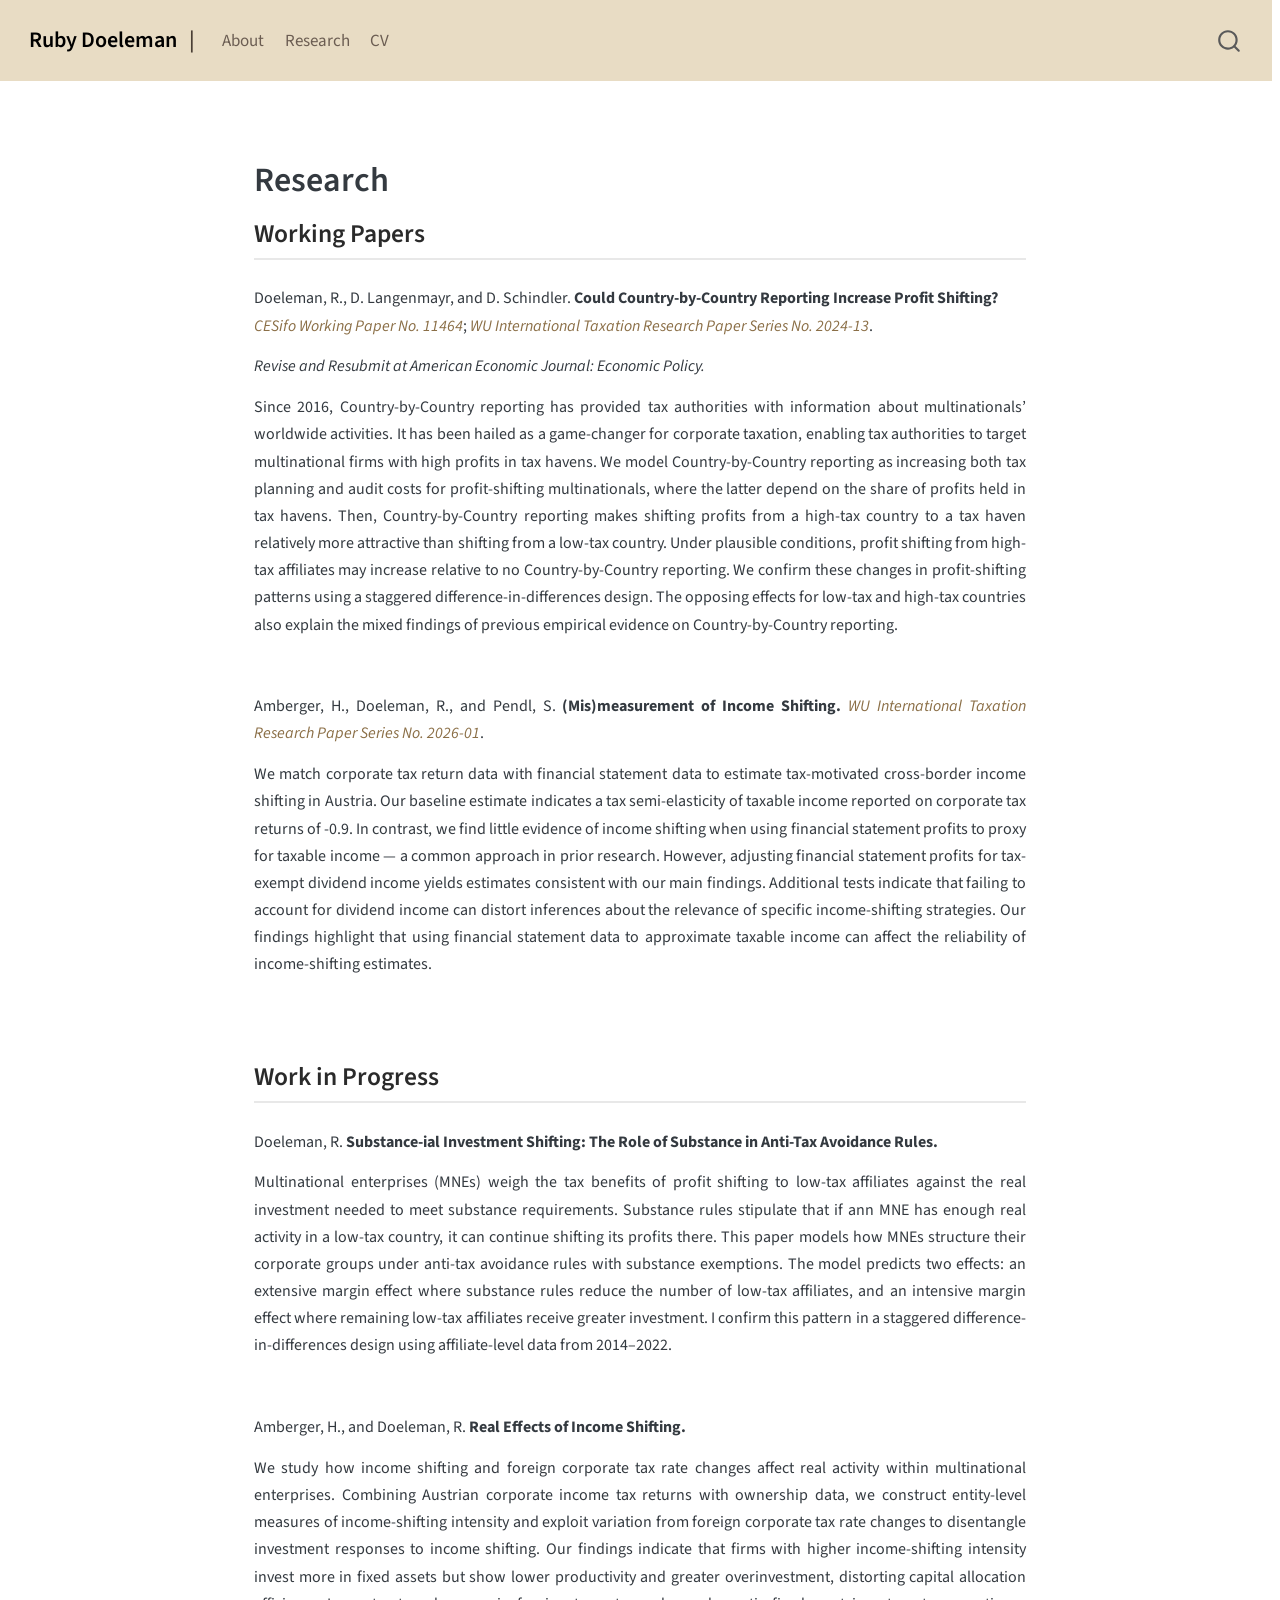
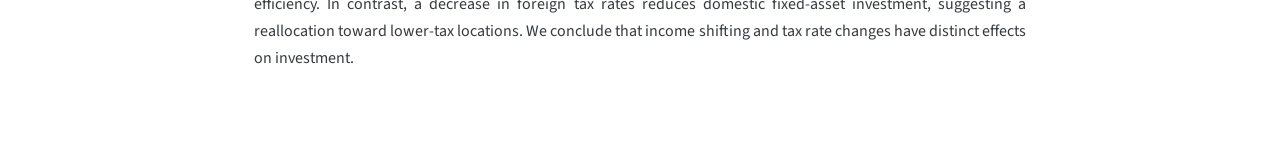
<file: docs/projects.html>
<!DOCTYPE html>
<html xmlns="http://www.w3.org/1999/xhtml" lang="en" xml:lang="en"><head>

<meta charset="utf-8">
<meta name="generator" content="quarto-1.6.39">

<meta name="viewport" content="width=device-width, initial-scale=1.0, user-scalable=yes">


<title>Research – Ruby Doeleman</title>
<style>
code{white-space: pre-wrap;}
span.smallcaps{font-variant: small-caps;}
div.columns{display: flex; gap: min(4vw, 1.5em);}
div.column{flex: auto; overflow-x: auto;}
div.hanging-indent{margin-left: 1.5em; text-indent: -1.5em;}
ul.task-list{list-style: none;}
ul.task-list li input[type="checkbox"] {
  width: 0.8em;
  margin: 0 0.8em 0.2em -1em; /* quarto-specific, see https://github.com/quarto-dev/quarto-cli/issues/4556 */ 
  vertical-align: middle;
}
</style>


<script src="site_libs/quarto-nav/quarto-nav.js"></script>
<script src="site_libs/quarto-nav/headroom.min.js"></script>
<script src="site_libs/clipboard/clipboard.min.js"></script>
<script src="site_libs/quarto-search/autocomplete.umd.js"></script>
<script src="site_libs/quarto-search/fuse.min.js"></script>
<script src="site_libs/quarto-search/quarto-search.js"></script>
<meta name="quarto:offset" content="./">
<script src="site_libs/quarto-html/quarto.js"></script>
<script src="site_libs/quarto-html/popper.min.js"></script>
<script src="site_libs/quarto-html/tippy.umd.min.js"></script>
<script src="site_libs/quarto-html/anchor.min.js"></script>
<link href="site_libs/quarto-html/tippy.css" rel="stylesheet">
<link href="site_libs/quarto-html/quarto-syntax-highlighting-e26003cea8cd680ca0c55a263523d882.css" rel="stylesheet" id="quarto-text-highlighting-styles">
<script src="site_libs/bootstrap/bootstrap.min.js"></script>
<link href="site_libs/bootstrap/bootstrap-icons.css" rel="stylesheet">
<link href="site_libs/bootstrap/bootstrap-bd18d44eca6e8432d5fc765ab7eae52f.min.css" rel="stylesheet" append-hash="true" id="quarto-bootstrap" data-mode="light">
<script id="quarto-search-options" type="application/json">{
  "location": "navbar",
  "copy-button": false,
  "collapse-after": 3,
  "panel-placement": "end",
  "type": "overlay",
  "limit": 50,
  "keyboard-shortcut": [
    "f",
    "/",
    "s"
  ],
  "show-item-context": false,
  "language": {
    "search-no-results-text": "No results",
    "search-matching-documents-text": "matching documents",
    "search-copy-link-title": "Copy link to search",
    "search-hide-matches-text": "Hide additional matches",
    "search-more-match-text": "more match in this document",
    "search-more-matches-text": "more matches in this document",
    "search-clear-button-title": "Clear",
    "search-text-placeholder": "",
    "search-detached-cancel-button-title": "Cancel",
    "search-submit-button-title": "Submit",
    "search-label": "Search"
  }
}</script>
<meta name="google-site-verification" content="GZ1mjJ3eK-SFWFyHdTnGJyao7K0Pw5KrR8vgqZoeO00">

<script type="application/ld+json">
{
  "@context": "https://schema.org",
  "@type": "Person",
  "name": "Ruby Doeleman",
  "url": "https://rubydoeleman.github.io/",
  "jobTitle": "PhD Student in Economics",
  "affiliation": {
    "@type": "Organization",
    "name": "WU Vienna University of Economics and Business"
  }
}
</script>


<link rel="stylesheet" href="styles.css">
</head>

<body class="nav-fixed">

<div id="quarto-search-results"></div>
  <header id="quarto-header" class="headroom fixed-top">
    <nav class="navbar navbar-expand-lg " data-bs-theme="dark">
      <div class="navbar-container container-fluid">
      <div class="navbar-brand-container mx-auto">
    <a class="navbar-brand" href="./index.html">
    <span class="navbar-title">Ruby Doeleman</span>
    </a>
  </div>
            <div id="quarto-search" class="" title="Search"></div>
          <button class="navbar-toggler" type="button" data-bs-toggle="collapse" data-bs-target="#navbarCollapse" aria-controls="navbarCollapse" role="menu" aria-expanded="false" aria-label="Toggle navigation" onclick="if (window.quartoToggleHeadroom) { window.quartoToggleHeadroom(); }">
  <span class="navbar-toggler-icon"></span>
</button>
          <div class="collapse navbar-collapse" id="navbarCollapse">
            <ul class="navbar-nav navbar-nav-scroll me-auto">
  <li class="nav-item">
    <a class="nav-link" href="./index.html"> 
<span class="menu-text">About</span></a>
  </li>  
  <li class="nav-item">
    <a class="nav-link active" href="./projects.html" aria-current="page"> 
<span class="menu-text">Research</span></a>
  </li>  
  <li class="nav-item">
    <a class="nav-link" href="./cv.html"> 
<span class="menu-text">CV</span></a>
  </li>  
</ul>
          </div> <!-- /navcollapse -->
            <div class="quarto-navbar-tools">
</div>
      </div> <!-- /container-fluid -->
    </nav>
</header>
<!-- content -->
<div id="quarto-content" class="quarto-container page-columns page-rows-contents page-layout-full page-navbar">
<!-- sidebar -->
<!-- margin-sidebar -->
    
<!-- main -->
<main class="content column-page" id="quarto-document-content">

<header id="title-block-header" class="quarto-title-block default">
<div class="quarto-title">
<h1 class="title">Research</h1>
</div>



<div class="quarto-title-meta column-page">

    
  
    
  </div>
  


</header>


<section id="working-papers" class="level2">
<h2 class="anchored" data-anchor-id="working-papers">Working Papers</h2>
<p>Doeleman, R., D. Langenmayr, and D. Schindler. <strong>Could Country-by-Country Reporting Increase Profit Shifting?</strong><br>
<em><a href="https://www.ifo.de/en/cesifo/publications/2024/working-paper/could-country-country-reporting-increase-profit-shifting">CESifo Working Paper No.&nbsp;11464</a></em>; <em><a href="https://papers.ssrn.com/sol3/papers.cfm?abstract_id=5024358">WU International Taxation Research Paper Series No.&nbsp;2024-13</a></em>.</p>
<p><em>Revise and Resubmit at American Economic Journal: Economic Policy. </em></p>
<p>Since 2016, Country-by-Country reporting has provided tax authorities with information about multinationals’ worldwide activities. It has been hailed as a game-changer for corporate taxation, enabling tax authorities to target multinational firms with high profits in tax havens. We model Country-by-Country reporting as increasing both tax planning and audit costs for profit-shifting multinationals, where the latter depend on the share of profits held in tax havens. Then, Country-by-Country reporting makes shifting profits from a high-tax country to a tax haven relatively more attractive than shifting from a low-tax country. Under plausible conditions, profit shifting from high-tax affiliates may increase relative to no Country-by-Country reporting. We confirm these changes in profit-shifting patterns using a staggered difference-in-differences design. The opposing effects for low-tax and high-tax countries also explain the mixed findings of previous empirical evidence on Country-by-Country reporting.</p>
<p><br></p>
<p>Amberger, H., Doeleman, R., and Pendl, S. <strong>(Mis)measurement of Income Shifting.</strong> <em><a href="https://papers.ssrn.com/sol3/papers.cfm?abstract_id=6134787">WU International Taxation Research Paper Series No.&nbsp;2026-01</a></em>.</p>
<p>We match corporate tax return data with financial statement data to estimate tax-motivated cross-border income shifting in Austria. Our baseline estimate indicates a tax semi-elasticity of taxable income reported on corporate tax returns of -0.9. In contrast, we find little evidence of income shifting when using financial statement profits to proxy for taxable income — a common approach in prior research. However, adjusting financial statement profits for tax-exempt dividend income yields estimates consistent with our main findings. Additional tests indicate that failing to account for dividend income can distort inferences about the relevance of specific income-shifting strategies. Our findings highlight that using financial statement data to approximate taxable income can affect the reliability of income-shifting estimates.</p>
<p><br></p>
</section>
<section id="work-in-progress" class="level2">
<h2 class="anchored" data-anchor-id="work-in-progress">Work in Progress</h2>
<p>Doeleman, R. <strong>Substance-ial Investment Shifting: The Role of Substance in Anti-Tax Avoidance Rules.</strong></p>
<p>Multinational enterprises (MNEs) weigh the tax benefits of profit shifting to low-tax affiliates against the real investment needed to meet substance requirements. Substance rules stipulate that if ann MNE has enough real activity in a low-tax country, it can continue shifting its profits there. This paper models how MNEs structure their corporate groups under anti-tax avoidance rules with substance exemptions. The model predicts two effects: an extensive margin effect where substance rules reduce the number of low-tax affiliates, and an intensive margin effect where remaining low-tax affiliates receive greater investment. I confirm this pattern in a staggered difference-in-differences design using affiliate-level data from 2014–2022.</p>
<p><br></p>
<p>Amberger, H., and Doeleman, R. <strong>Real Effects of Income Shifting.</strong></p>
<p>We study how income shifting and foreign corporate tax rate changes affect real activity within multinational enterprises. Combining Austrian corporate income tax returns with ownership data, we construct entity-level measures of income-shifting intensity and exploit variation from foreign corporate tax rate changes to disentangle investment responses to income shifting. Our findings indicate that firms with higher income-shifting intensity invest more in fixed assets but show lower productivity and greater overinvestment, distorting capital allocation efficiency. In contrast, a decrease in foreign tax rates reduces domestic fixed-asset investment, suggesting a reallocation toward lower-tax locations. We conclude that income shifting and tax rate changes have distinct effects on investment.</p>


</section>

</main> <!-- /main -->
<script id="quarto-html-after-body" type="application/javascript">
window.document.addEventListener("DOMContentLoaded", function (event) {
  const toggleBodyColorMode = (bsSheetEl) => {
    const mode = bsSheetEl.getAttribute("data-mode");
    const bodyEl = window.document.querySelector("body");
    if (mode === "dark") {
      bodyEl.classList.add("quarto-dark");
      bodyEl.classList.remove("quarto-light");
    } else {
      bodyEl.classList.add("quarto-light");
      bodyEl.classList.remove("quarto-dark");
    }
  }
  const toggleBodyColorPrimary = () => {
    const bsSheetEl = window.document.querySelector("link#quarto-bootstrap");
    if (bsSheetEl) {
      toggleBodyColorMode(bsSheetEl);
    }
  }
  toggleBodyColorPrimary();  
  const icon = "";
  const anchorJS = new window.AnchorJS();
  anchorJS.options = {
    placement: 'right',
    icon: icon
  };
  anchorJS.add('.anchored');
  const isCodeAnnotation = (el) => {
    for (const clz of el.classList) {
      if (clz.startsWith('code-annotation-')) {                     
        return true;
      }
    }
    return false;
  }
  const onCopySuccess = function(e) {
    // button target
    const button = e.trigger;
    // don't keep focus
    button.blur();
    // flash "checked"
    button.classList.add('code-copy-button-checked');
    var currentTitle = button.getAttribute("title");
    button.setAttribute("title", "Copied!");
    let tooltip;
    if (window.bootstrap) {
      button.setAttribute("data-bs-toggle", "tooltip");
      button.setAttribute("data-bs-placement", "left");
      button.setAttribute("data-bs-title", "Copied!");
      tooltip = new bootstrap.Tooltip(button, 
        { trigger: "manual", 
          customClass: "code-copy-button-tooltip",
          offset: [0, -8]});
      tooltip.show();    
    }
    setTimeout(function() {
      if (tooltip) {
        tooltip.hide();
        button.removeAttribute("data-bs-title");
        button.removeAttribute("data-bs-toggle");
        button.removeAttribute("data-bs-placement");
      }
      button.setAttribute("title", currentTitle);
      button.classList.remove('code-copy-button-checked');
    }, 1000);
    // clear code selection
    e.clearSelection();
  }
  const getTextToCopy = function(trigger) {
      const codeEl = trigger.previousElementSibling.cloneNode(true);
      for (const childEl of codeEl.children) {
        if (isCodeAnnotation(childEl)) {
          childEl.remove();
        }
      }
      return codeEl.innerText;
  }
  const clipboard = new window.ClipboardJS('.code-copy-button:not([data-in-quarto-modal])', {
    text: getTextToCopy
  });
  clipboard.on('success', onCopySuccess);
  if (window.document.getElementById('quarto-embedded-source-code-modal')) {
    const clipboardModal = new window.ClipboardJS('.code-copy-button[data-in-quarto-modal]', {
      text: getTextToCopy,
      container: window.document.getElementById('quarto-embedded-source-code-modal')
    });
    clipboardModal.on('success', onCopySuccess);
  }
    var localhostRegex = new RegExp(/^(?:http|https):\/\/localhost\:?[0-9]*\//);
    var mailtoRegex = new RegExp(/^mailto:/);
      var filterRegex = new RegExp("https:\/\/rubydoeleman\.github\.io");
    var isInternal = (href) => {
        return filterRegex.test(href) || localhostRegex.test(href) || mailtoRegex.test(href);
    }
    // Inspect non-navigation links and adorn them if external
 	var links = window.document.querySelectorAll('a[href]:not(.nav-link):not(.navbar-brand):not(.toc-action):not(.sidebar-link):not(.sidebar-item-toggle):not(.pagination-link):not(.no-external):not([aria-hidden]):not(.dropdown-item):not(.quarto-navigation-tool):not(.about-link)');
    for (var i=0; i<links.length; i++) {
      const link = links[i];
      if (!isInternal(link.href)) {
        // undo the damage that might have been done by quarto-nav.js in the case of
        // links that we want to consider external
        if (link.dataset.originalHref !== undefined) {
          link.href = link.dataset.originalHref;
        }
      }
    }
  function tippyHover(el, contentFn, onTriggerFn, onUntriggerFn) {
    const config = {
      allowHTML: true,
      maxWidth: 500,
      delay: 100,
      arrow: false,
      appendTo: function(el) {
          return el.parentElement;
      },
      interactive: true,
      interactiveBorder: 10,
      theme: 'quarto',
      placement: 'bottom-start',
    };
    if (contentFn) {
      config.content = contentFn;
    }
    if (onTriggerFn) {
      config.onTrigger = onTriggerFn;
    }
    if (onUntriggerFn) {
      config.onUntrigger = onUntriggerFn;
    }
    window.tippy(el, config); 
  }
  const noterefs = window.document.querySelectorAll('a[role="doc-noteref"]');
  for (var i=0; i<noterefs.length; i++) {
    const ref = noterefs[i];
    tippyHover(ref, function() {
      // use id or data attribute instead here
      let href = ref.getAttribute('data-footnote-href') || ref.getAttribute('href');
      try { href = new URL(href).hash; } catch {}
      const id = href.replace(/^#\/?/, "");
      const note = window.document.getElementById(id);
      if (note) {
        return note.innerHTML;
      } else {
        return "";
      }
    });
  }
  const xrefs = window.document.querySelectorAll('a.quarto-xref');
  const processXRef = (id, note) => {
    // Strip column container classes
    const stripColumnClz = (el) => {
      el.classList.remove("page-full", "page-columns");
      if (el.children) {
        for (const child of el.children) {
          stripColumnClz(child);
        }
      }
    }
    stripColumnClz(note)
    if (id === null || id.startsWith('sec-')) {
      // Special case sections, only their first couple elements
      const container = document.createElement("div");
      if (note.children && note.children.length > 2) {
        container.appendChild(note.children[0].cloneNode(true));
        for (let i = 1; i < note.children.length; i++) {
          const child = note.children[i];
          if (child.tagName === "P" && child.innerText === "") {
            continue;
          } else {
            container.appendChild(child.cloneNode(true));
            break;
          }
        }
        if (window.Quarto?.typesetMath) {
          window.Quarto.typesetMath(container);
        }
        return container.innerHTML
      } else {
        if (window.Quarto?.typesetMath) {
          window.Quarto.typesetMath(note);
        }
        return note.innerHTML;
      }
    } else {
      // Remove any anchor links if they are present
      const anchorLink = note.querySelector('a.anchorjs-link');
      if (anchorLink) {
        anchorLink.remove();
      }
      if (window.Quarto?.typesetMath) {
        window.Quarto.typesetMath(note);
      }
      if (note.classList.contains("callout")) {
        return note.outerHTML;
      } else {
        return note.innerHTML;
      }
    }
  }
  for (var i=0; i<xrefs.length; i++) {
    const xref = xrefs[i];
    tippyHover(xref, undefined, function(instance) {
      instance.disable();
      let url = xref.getAttribute('href');
      let hash = undefined; 
      if (url.startsWith('#')) {
        hash = url;
      } else {
        try { hash = new URL(url).hash; } catch {}
      }
      if (hash) {
        const id = hash.replace(/^#\/?/, "");
        const note = window.document.getElementById(id);
        if (note !== null) {
          try {
            const html = processXRef(id, note.cloneNode(true));
            instance.setContent(html);
          } finally {
            instance.enable();
            instance.show();
          }
        } else {
          // See if we can fetch this
          fetch(url.split('#')[0])
          .then(res => res.text())
          .then(html => {
            const parser = new DOMParser();
            const htmlDoc = parser.parseFromString(html, "text/html");
            const note = htmlDoc.getElementById(id);
            if (note !== null) {
              const html = processXRef(id, note);
              instance.setContent(html);
            } 
          }).finally(() => {
            instance.enable();
            instance.show();
          });
        }
      } else {
        // See if we can fetch a full url (with no hash to target)
        // This is a special case and we should probably do some content thinning / targeting
        fetch(url)
        .then(res => res.text())
        .then(html => {
          const parser = new DOMParser();
          const htmlDoc = parser.parseFromString(html, "text/html");
          const note = htmlDoc.querySelector('main.content');
          if (note !== null) {
            // This should only happen for chapter cross references
            // (since there is no id in the URL)
            // remove the first header
            if (note.children.length > 0 && note.children[0].tagName === "HEADER") {
              note.children[0].remove();
            }
            const html = processXRef(null, note);
            instance.setContent(html);
          } 
        }).finally(() => {
          instance.enable();
          instance.show();
        });
      }
    }, function(instance) {
    });
  }
      let selectedAnnoteEl;
      const selectorForAnnotation = ( cell, annotation) => {
        let cellAttr = 'data-code-cell="' + cell + '"';
        let lineAttr = 'data-code-annotation="' +  annotation + '"';
        const selector = 'span[' + cellAttr + '][' + lineAttr + ']';
        return selector;
      }
      const selectCodeLines = (annoteEl) => {
        const doc = window.document;
        const targetCell = annoteEl.getAttribute("data-target-cell");
        const targetAnnotation = annoteEl.getAttribute("data-target-annotation");
        const annoteSpan = window.document.querySelector(selectorForAnnotation(targetCell, targetAnnotation));
        const lines = annoteSpan.getAttribute("data-code-lines").split(",");
        const lineIds = lines.map((line) => {
          return targetCell + "-" + line;
        })
        let top = null;
        let height = null;
        let parent = null;
        if (lineIds.length > 0) {
            //compute the position of the single el (top and bottom and make a div)
            const el = window.document.getElementById(lineIds[0]);
            top = el.offsetTop;
            height = el.offsetHeight;
            parent = el.parentElement.parentElement;
          if (lineIds.length > 1) {
            const lastEl = window.document.getElementById(lineIds[lineIds.length - 1]);
            const bottom = lastEl.offsetTop + lastEl.offsetHeight;
            height = bottom - top;
          }
          if (top !== null && height !== null && parent !== null) {
            // cook up a div (if necessary) and position it 
            let div = window.document.getElementById("code-annotation-line-highlight");
            if (div === null) {
              div = window.document.createElement("div");
              div.setAttribute("id", "code-annotation-line-highlight");
              div.style.position = 'absolute';
              parent.appendChild(div);
            }
            div.style.top = top - 2 + "px";
            div.style.height = height + 4 + "px";
            div.style.left = 0;
            let gutterDiv = window.document.getElementById("code-annotation-line-highlight-gutter");
            if (gutterDiv === null) {
              gutterDiv = window.document.createElement("div");
              gutterDiv.setAttribute("id", "code-annotation-line-highlight-gutter");
              gutterDiv.style.position = 'absolute';
              const codeCell = window.document.getElementById(targetCell);
              const gutter = codeCell.querySelector('.code-annotation-gutter');
              gutter.appendChild(gutterDiv);
            }
            gutterDiv.style.top = top - 2 + "px";
            gutterDiv.style.height = height + 4 + "px";
          }
          selectedAnnoteEl = annoteEl;
        }
      };
      const unselectCodeLines = () => {
        const elementsIds = ["code-annotation-line-highlight", "code-annotation-line-highlight-gutter"];
        elementsIds.forEach((elId) => {
          const div = window.document.getElementById(elId);
          if (div) {
            div.remove();
          }
        });
        selectedAnnoteEl = undefined;
      };
        // Handle positioning of the toggle
    window.addEventListener(
      "resize",
      throttle(() => {
        elRect = undefined;
        if (selectedAnnoteEl) {
          selectCodeLines(selectedAnnoteEl);
        }
      }, 10)
    );
    function throttle(fn, ms) {
    let throttle = false;
    let timer;
      return (...args) => {
        if(!throttle) { // first call gets through
            fn.apply(this, args);
            throttle = true;
        } else { // all the others get throttled
            if(timer) clearTimeout(timer); // cancel #2
            timer = setTimeout(() => {
              fn.apply(this, args);
              timer = throttle = false;
            }, ms);
        }
      };
    }
      // Attach click handler to the DT
      const annoteDls = window.document.querySelectorAll('dt[data-target-cell]');
      for (const annoteDlNode of annoteDls) {
        annoteDlNode.addEventListener('click', (event) => {
          const clickedEl = event.target;
          if (clickedEl !== selectedAnnoteEl) {
            unselectCodeLines();
            const activeEl = window.document.querySelector('dt[data-target-cell].code-annotation-active');
            if (activeEl) {
              activeEl.classList.remove('code-annotation-active');
            }
            selectCodeLines(clickedEl);
            clickedEl.classList.add('code-annotation-active');
          } else {
            // Unselect the line
            unselectCodeLines();
            clickedEl.classList.remove('code-annotation-active');
          }
        });
      }
  const findCites = (el) => {
    const parentEl = el.parentElement;
    if (parentEl) {
      const cites = parentEl.dataset.cites;
      if (cites) {
        return {
          el,
          cites: cites.split(' ')
        };
      } else {
        return findCites(el.parentElement)
      }
    } else {
      return undefined;
    }
  };
  var bibliorefs = window.document.querySelectorAll('a[role="doc-biblioref"]');
  for (var i=0; i<bibliorefs.length; i++) {
    const ref = bibliorefs[i];
    const citeInfo = findCites(ref);
    if (citeInfo) {
      tippyHover(citeInfo.el, function() {
        var popup = window.document.createElement('div');
        citeInfo.cites.forEach(function(cite) {
          var citeDiv = window.document.createElement('div');
          citeDiv.classList.add('hanging-indent');
          citeDiv.classList.add('csl-entry');
          var biblioDiv = window.document.getElementById('ref-' + cite);
          if (biblioDiv) {
            citeDiv.innerHTML = biblioDiv.innerHTML;
          }
          popup.appendChild(citeDiv);
        });
        return popup.innerHTML;
      });
    }
  }
});
</script>
</div> <!-- /content -->




</body></html>
</file>
<file: docs/site_libs/quarto-html/tippy.css>
.tippy-box[data-animation=fade][data-state=hidden]{opacity:0}[data-tippy-root]{max-width:calc(100vw - 10px)}.tippy-box{position:relative;background-color:#333;color:#fff;border-radius:4px;font-size:14px;line-height:1.4;white-space:normal;outline:0;transition-property:transform,visibility,opacity}.tippy-box[data-placement^=top]>.tippy-arrow{bottom:0}.tippy-box[data-placement^=top]>.tippy-arrow:before{bottom:-7px;left:0;border-width:8px 8px 0;border-top-color:initial;transform-origin:center top}.tippy-box[data-placement^=bottom]>.tippy-arrow{top:0}.tippy-box[data-placement^=bottom]>.tippy-arrow:before{top:-7px;left:0;border-width:0 8px 8px;border-bottom-color:initial;transform-origin:center bottom}.tippy-box[data-placement^=left]>.tippy-arrow{right:0}.tippy-box[data-placement^=left]>.tippy-arrow:before{border-width:8px 0 8px 8px;border-left-color:initial;right:-7px;transform-origin:center left}.tippy-box[data-placement^=right]>.tippy-arrow{left:0}.tippy-box[data-placement^=right]>.tippy-arrow:before{left:-7px;border-width:8px 8px 8px 0;border-right-color:initial;transform-origin:center right}.tippy-box[data-inertia][data-state=visible]{transition-timing-function:cubic-bezier(.54,1.5,.38,1.11)}.tippy-arrow{width:16px;height:16px;color:#333}.tippy-arrow:before{content:"";position:absolute;border-color:transparent;border-style:solid}.tippy-content{position:relative;padding:5px 9px;z-index:1}
</file>
<file: docs/site_libs/quarto-html/quarto-syntax-highlighting-e26003cea8cd680ca0c55a263523d882.css>
/* quarto syntax highlight colors */
:root {
  --quarto-hl-ot-color: #003B4F;
  --quarto-hl-at-color: #657422;
  --quarto-hl-ss-color: #20794D;
  --quarto-hl-an-color: #5E5E5E;
  --quarto-hl-fu-color: #4758AB;
  --quarto-hl-st-color: #20794D;
  --quarto-hl-cf-color: #003B4F;
  --quarto-hl-op-color: #5E5E5E;
  --quarto-hl-er-color: #AD0000;
  --quarto-hl-bn-color: #AD0000;
  --quarto-hl-al-color: #AD0000;
  --quarto-hl-va-color: #111111;
  --quarto-hl-bu-color: inherit;
  --quarto-hl-ex-color: inherit;
  --quarto-hl-pp-color: #AD0000;
  --quarto-hl-in-color: #5E5E5E;
  --quarto-hl-vs-color: #20794D;
  --quarto-hl-wa-color: #5E5E5E;
  --quarto-hl-do-color: #5E5E5E;
  --quarto-hl-im-color: #00769E;
  --quarto-hl-ch-color: #20794D;
  --quarto-hl-dt-color: #AD0000;
  --quarto-hl-fl-color: #AD0000;
  --quarto-hl-co-color: #5E5E5E;
  --quarto-hl-cv-color: #5E5E5E;
  --quarto-hl-cn-color: #8f5902;
  --quarto-hl-sc-color: #5E5E5E;
  --quarto-hl-dv-color: #AD0000;
  --quarto-hl-kw-color: #003B4F;
}

/* other quarto variables */
:root {
  --quarto-font-monospace: SFMono-Regular, Menlo, Monaco, Consolas, "Liberation Mono", "Courier New", monospace;
}

pre > code.sourceCode > span {
  color: #003B4F;
}

code span {
  color: #003B4F;
}

code.sourceCode > span {
  color: #003B4F;
}

div.sourceCode,
div.sourceCode pre.sourceCode {
  color: #003B4F;
}

code span.ot {
  color: #003B4F;
  font-style: inherit;
}

code span.at {
  color: #657422;
  font-style: inherit;
}

code span.ss {
  color: #20794D;
  font-style: inherit;
}

code span.an {
  color: #5E5E5E;
  font-style: inherit;
}

code span.fu {
  color: #4758AB;
  font-style: inherit;
}

code span.st {
  color: #20794D;
  font-style: inherit;
}

code span.cf {
  color: #003B4F;
  font-weight: bold;
  font-style: inherit;
}

code span.op {
  color: #5E5E5E;
  font-style: inherit;
}

code span.er {
  color: #AD0000;
  font-style: inherit;
}

code span.bn {
  color: #AD0000;
  font-style: inherit;
}

code span.al {
  color: #AD0000;
  font-style: inherit;
}

code span.va {
  color: #111111;
  font-style: inherit;
}

code span.bu {
  font-style: inherit;
}

code span.ex {
  font-style: inherit;
}

code span.pp {
  color: #AD0000;
  font-style: inherit;
}

code span.in {
  color: #5E5E5E;
  font-style: inherit;
}

code span.vs {
  color: #20794D;
  font-style: inherit;
}

code span.wa {
  color: #5E5E5E;
  font-style: italic;
}

code span.do {
  color: #5E5E5E;
  font-style: italic;
}

code span.im {
  color: #00769E;
  font-style: inherit;
}

code span.ch {
  color: #20794D;
  font-style: inherit;
}

code span.dt {
  color: #AD0000;
  font-style: inherit;
}

code span.fl {
  color: #AD0000;
  font-style: inherit;
}

code span.co {
  color: #5E5E5E;
  font-style: inherit;
}

code span.cv {
  color: #5E5E5E;
  font-style: italic;
}

code span.cn {
  color: #8f5902;
  font-style: inherit;
}

code span.sc {
  color: #5E5E5E;
  font-style: inherit;
}

code span.dv {
  color: #AD0000;
  font-style: inherit;
}

code span.kw {
  color: #003B4F;
  font-weight: bold;
  font-style: inherit;
}

.prevent-inlining {
  content: "</";
}

/*# sourceMappingURL=e90e9ab646ea9b1aaa61e089606e0f97.css.map */
</file>
<file: docs/styles.css>
body {
  max-width: 820px;
  margin: auto;
  font-size: 16px;
  line-height: 1.65;
}

/* navbar spacing */
.navbar {
  margin-bottom: 40px;
}

/* align grid columns perfectly */
.grid {
  align-items: start;
}

/* profile photo 
img {
  border-radius: 0px;
}
*/

/* links under photo */
.profile-links {
  margin-top: 10px;
  font-size: 0.9rem;
}

.profile-links a {
  display: block;
  margin-bottom: 2px;
  text-decoration: none;
}

.profile-links a:hover {
  text-decoration: underline;
}

/* tighten paragraph spacing */
p {
  margin-bottom: 0.1rem;
}

/* subtle link styling */
a {
  text-decoration: none;
}

a:hover {
  text-decoration: underline;
}

/* reduce vertical spacing between paragraphs */
p {
  margin-bottom: 0.8rem;
}

/* Navigation Bar - Warm Sand Beige */
.navbar {
  padding: 1rem 0;
  margin-bottom: 3rem;
  margin-right: 0.5rem !important;
  padding-right: 0.5rem !important;
  background-color: #e8dcc4 !important;
}

.navbar-nav {
  margin-left: 0 !important;
}

.navbar-brand {
  font-weight: 600;
  font-size: 1.3rem;
  margin-right: 0.5rem !important;
  padding-right: 0.5rem !important;
  color: #000000 !important;
}

.navbar-brand::after {
  content: "|";
  margin-left: 0.5rem;
  color: #4a3f35;
}

.navbar-nav .nav-link {
  font-size: 1rem;
}

.nav-link {
  color: #6b5d52 !important;
  font-weight: 400;
  margin: 0 0.5rem;
  transition: color 0.2s ease;
  margin: 0 0.2rem !important;
  padding-left: 0.4rem !important;
  padding-right: 0.4rem !important;
}

.nav-link:hover {
  color: #3d3329 !important;
}

/* Body Links - Complementary Brown */
a {
  color: #8b6f47;  /* Warm brown that complements beige */
  text-decoration: none;
  transition: color 0.2s ease;
}

a:hover {
  color: #6b5536;
  text-decoration: underline;
}

/* Research page styling */
h2 {
  font-size: 1.5rem;
  font-weight: 600;
  color: #2a2a2a;
  margin-top: 2.5rem;
  margin-bottom: 1.5rem;
  border-bottom: 2px solid #e8e8e8;
  padding-bottom: 0.5rem;
}

/* Authors */
#research p {
  font-style: normal;
  color: #444;
}

/* Titles */
#research p strong {
  font-weight: 700;
  color: #1a1a1a;
}

/* Journal / working paper info */
#research p em {
  font-style: italic;
  color: #555;
}

/* Horizontal dividers between papers */
hr {
  border: none;
  border-top: 1px solid #e0e0e0;
  margin: 2rem 0;
}

/* Add spacing between papers in same section */
#work-in-progress + p {
  margin-bottom: 2rem;
}

/* Abstract text */
p {
  text-align: justify;
  line-height: 1.7;
}
</file>
